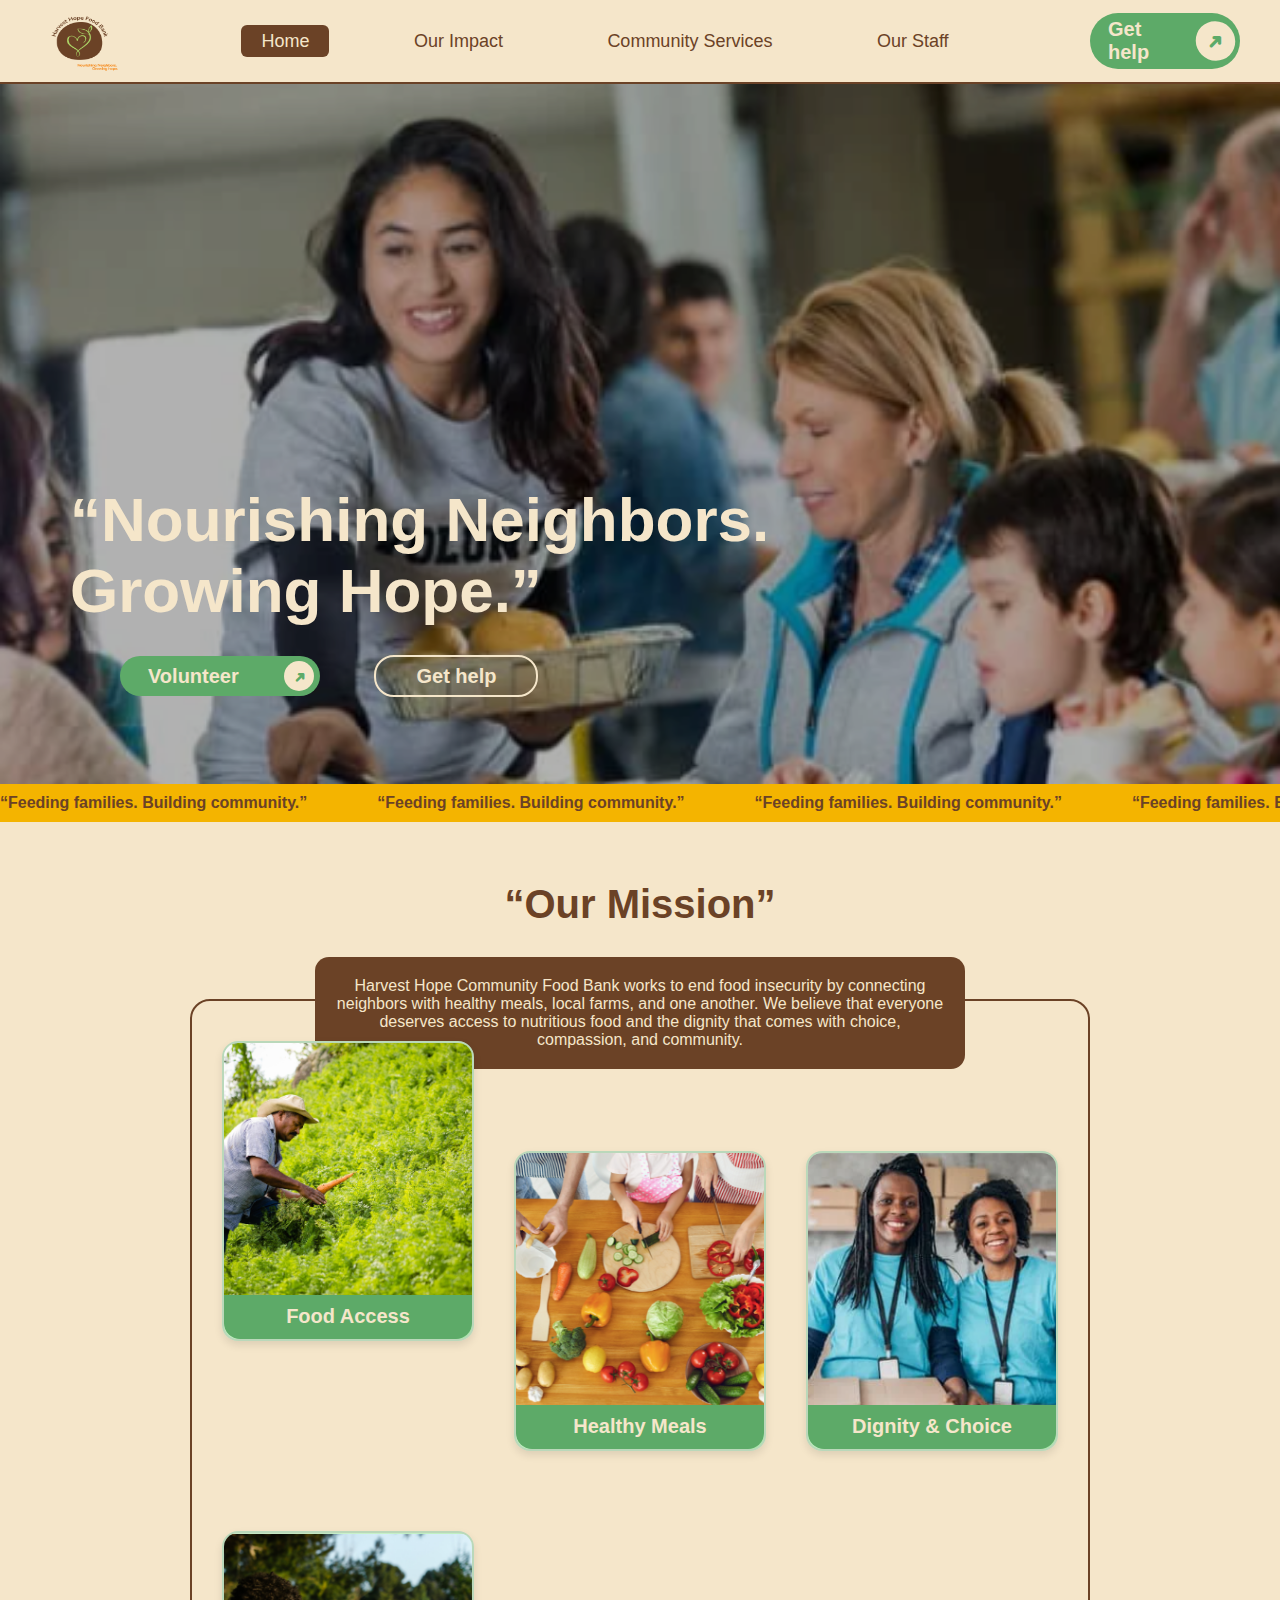
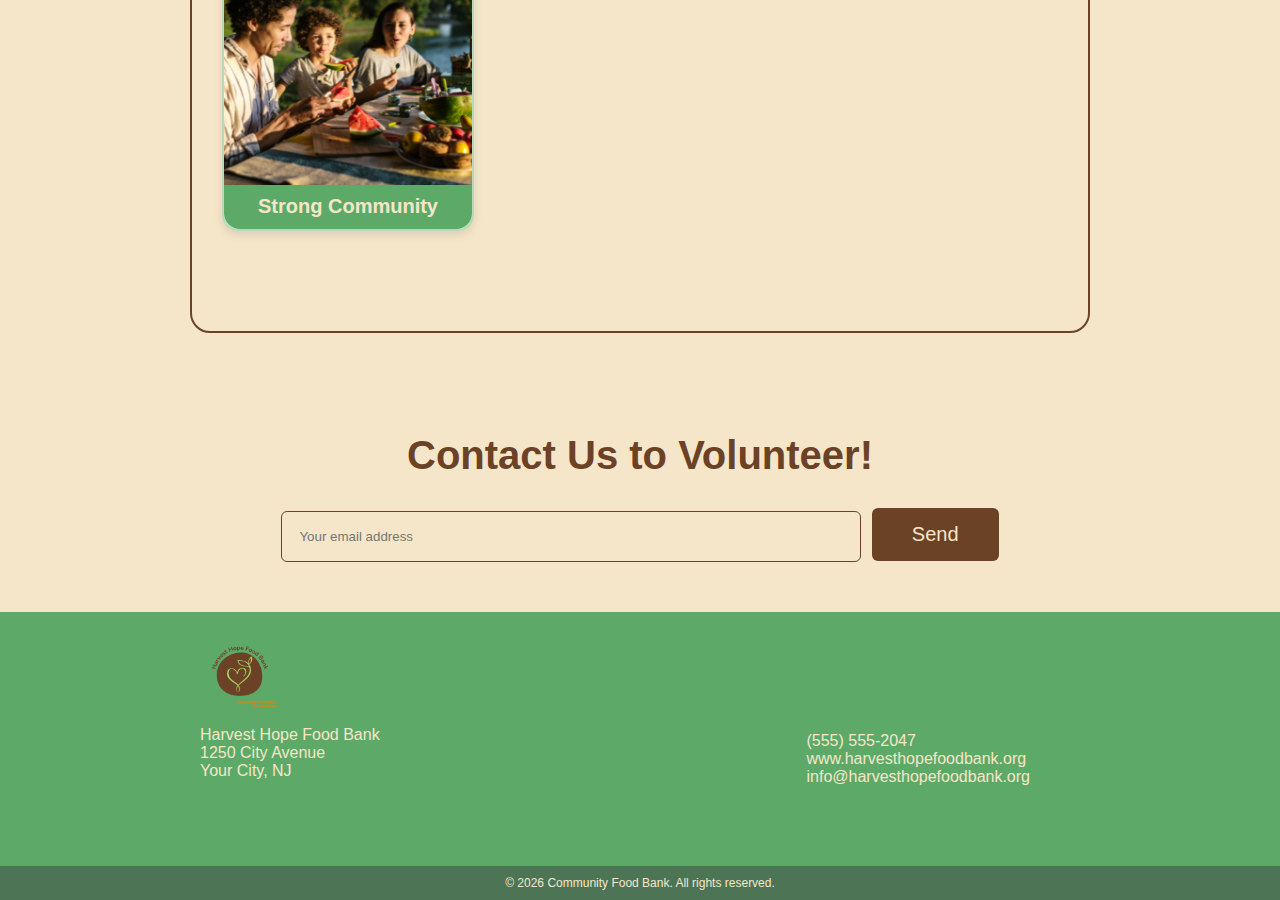
<file: index.html>
<!DOCTYPE html>
<html lang="en">

<head>
    <meta charset="UTF-8" />
    <meta name="viewport" content="width=device-width, initial-scale=1.0" />
    <title>Home-Harvest Hope Food Bank</title>
    <link rel="stylesheet" href="style.css" />
</head>

<body>

    <!-- NAVBAR -->
   <header class="navbar">
    <div class="logo">
        <img src="./Assets/HarvestHopeLogo.png" alt="Harvest Hope" width="80" height="70">
    </div>
    <nav>
        <a href="index.html" class="nav-link">Home</a>
        <a href="impact.html" class="nav-link">Our Impact</a>
        <a href="services.html" class="nav-link">Community Services</a>
        <a href="staff.html" class="nav-link">Our Staff</a>
    </nav>
    <a class="btn-primary btn-arrow" href="staff.html">
        Get help
        <span class="arrow-circle">➜</span>
    </a>
</header>


    <!-- HERO -->
    <section class="hero">
        <div class="hero-overlay"></div>
        <div class="hero-content">
            <h1>“Nourishing Neighbors.<br> Growing Hope.”</h1>
            <div class="hero-buttons">
                <a class="btn-primary btn-arrow-hero" href="staff.html">
                    Volunteer
                    <span class="arrow-circle-hero">➜</span>

                </a> <a class="btn-outline" href="staff.html">Get help</a>
            </div>
        </div>

    </section>
    <div class="hero-strip">
        <div class="scrolling-text">
            <p>“Feeding families. Building community.”</p>
            <p>“Feeding families. Building community.”</p>
            <p>“Feeding families. Building community.”</p>
            <p>“Feeding families. Building community.”</p>
            <p>“Feeding families. Building community.”</p>

            <!-- Duplicate content for seamless loop -->
            <p>“Feeding families. Building community.”</p>
            <p>“Feeding families. Building community.”</p>
            <p>“Feeding families. Building community.”</p>
            <p>“Feeding families. Building community.”</p>
            <p>“Feeding families. Building community.”</p>
        </div>
    </div>

    <!-- MISSION -->
    <section class="mission">
        <h2>“Our Mission”</h2>
        <!-- <div class="mission-container"> -->
        <p class="mission-text">
            Harvest Hope Community Food Bank works to end food insecurity by
            connecting neighbors with healthy meals, local farms, and one another.
            We believe that everyone deserves access to nutritious food and the
            dignity that comes with choice, compassion, and community.
        </p>

        <div class="mission-box">
            <div class="mission-cards">
                <div class="card card-a">
                    <img src="./Assets/gardenpic.png" alt="">
                    <span>Food Access</span>
                </div>
                <div class="card card-b">
                    <img src="./Assets/NutritionClass.png" alt="">
                    <span>Healthy Meals</span>
                </div>
                <div class="card card-b">
                    <img src="./Assets/volunteer2.png" alt="">
                    <span>Dignity & Choice</span>
                </div>
                <div class="card card-a">
                    <img src="./Assets/LopezFamily.png" alt="">
                    <span>Strong Community</span>
                </div>
            </div>


        </div>
        <!-- </div> -->

    </section>

    <!-- VOLUNTEER -->
    <section class="volunteer">
        <h2>Contact Us to Volunteer!</h2>
        <form>
            <input type="text" placeholder="Your email address">
            <button type="submit">Send</button>
        </form>
    </section>

    <!-- FOOTER -->
    <footer class="footer">
        <div class="footer-left">
            <img src="./Assets/HarvestHopeLogo.png" alt="">
            <p>
                Harvest Hope Food Bank<br>
                1250 City Avenue<br>
                Your City, NJ
            </p>
        </div>

        <div class="footer-right">
            <p>(555) 555-2047</p>
            <p>www.harvesthopefoodbank.org</p>
            <p>info@harvesthopefoodbank.org</p>
        </div>
    </footer>

    <div class="copyright">
        © 2026 Community Food Bank. All rights reserved.
    </div>

<!-- ✅ JAVASCRIPT INSIDE HTML -->
<script>
  const links = document.querySelectorAll(".nav-link");
  const currentPage =
    location.pathname.split("/").pop() || "index.html";

  links.forEach(link => {
    if (link.getAttribute("href") === currentPage) {
      link.classList.add("active");
    }

    link.addEventListener("click", () => {
      links.forEach(l => l.classList.remove("active"));
      link.classList.add("active");
    });
  });
</script>


</body>
</html>
</file>
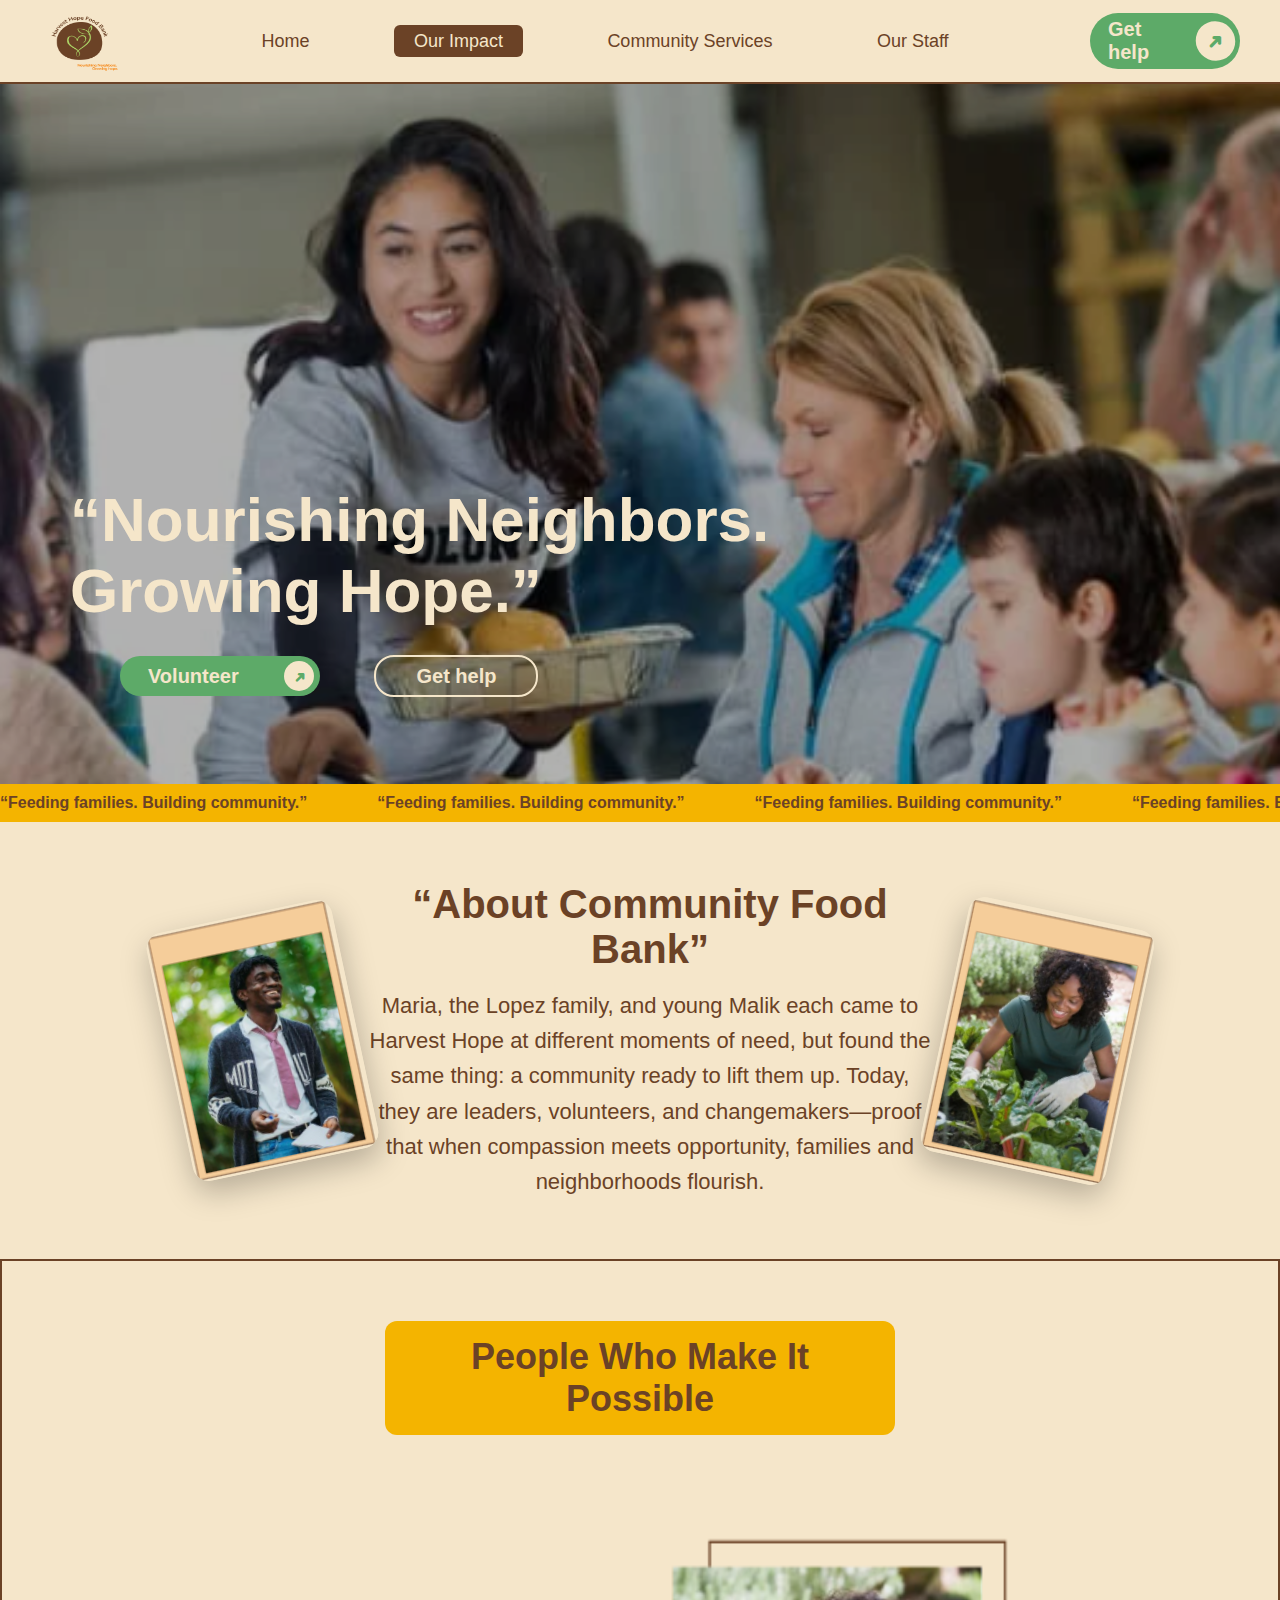
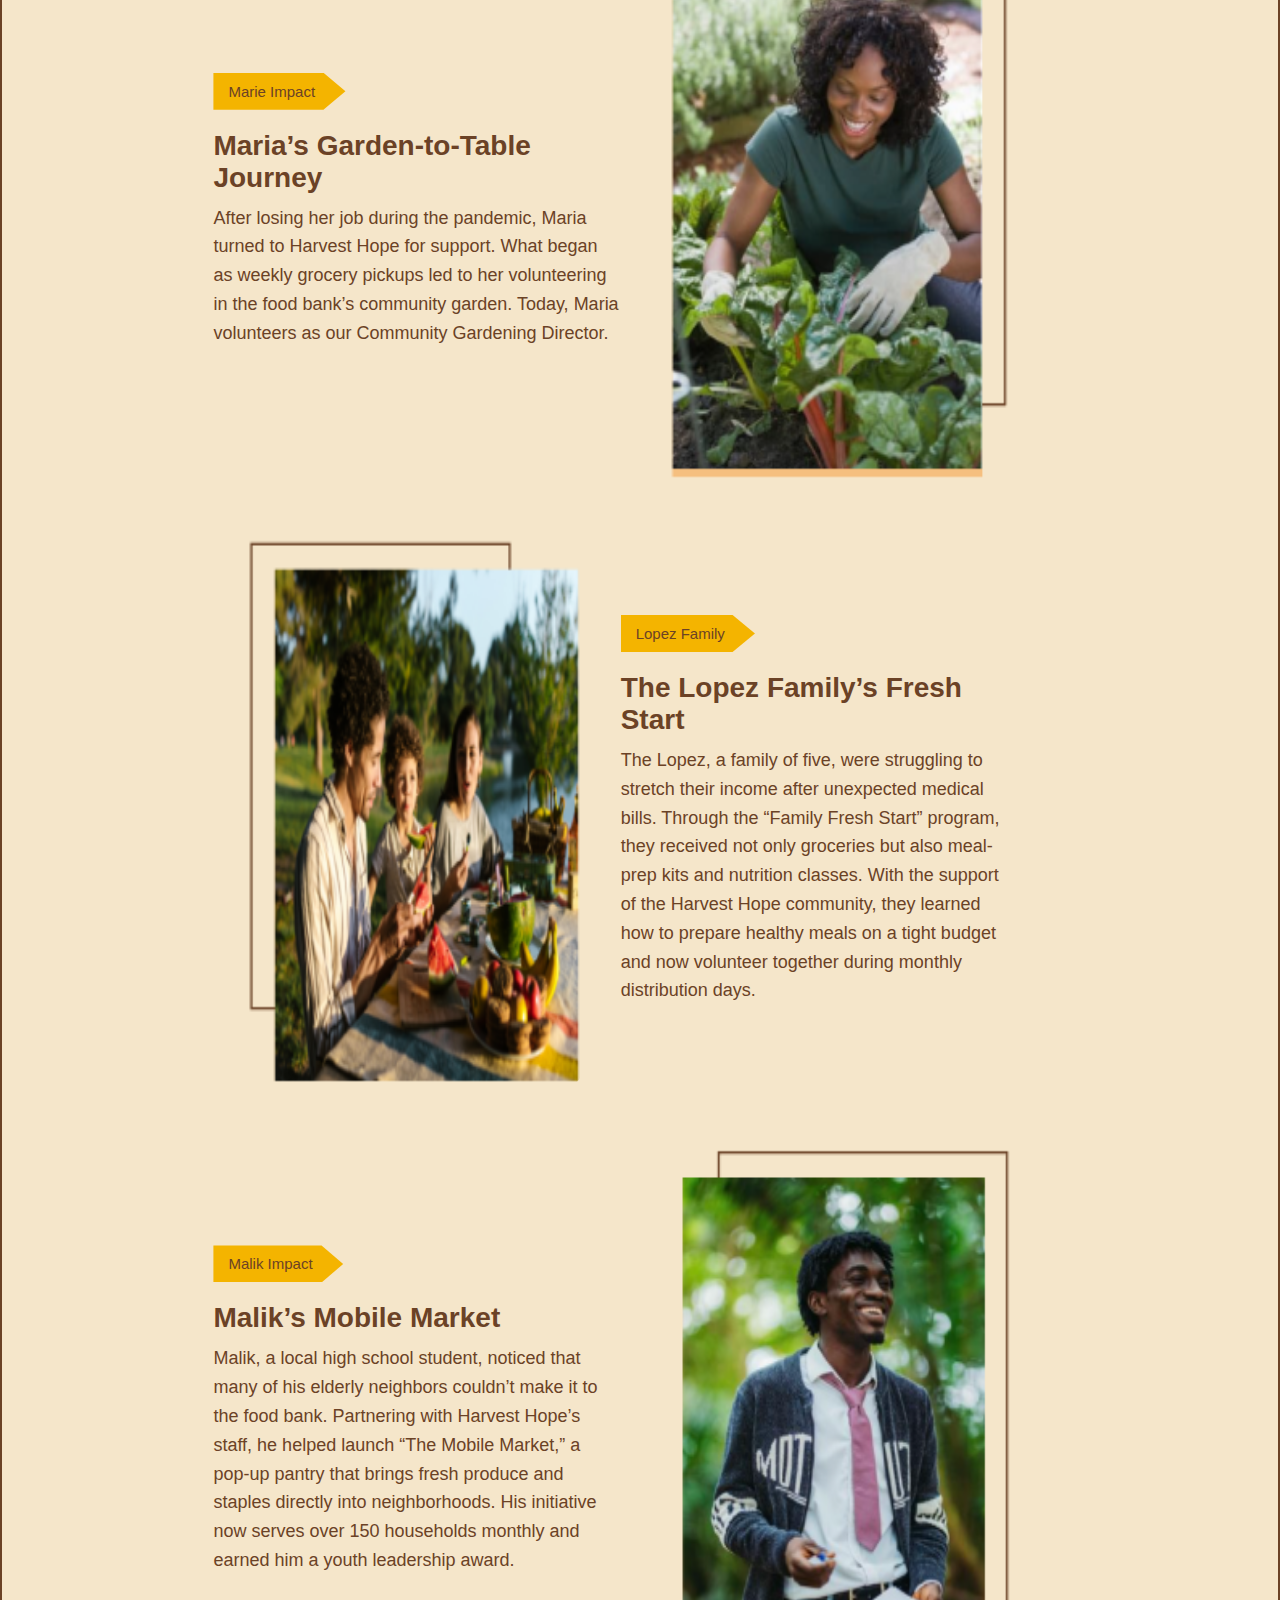
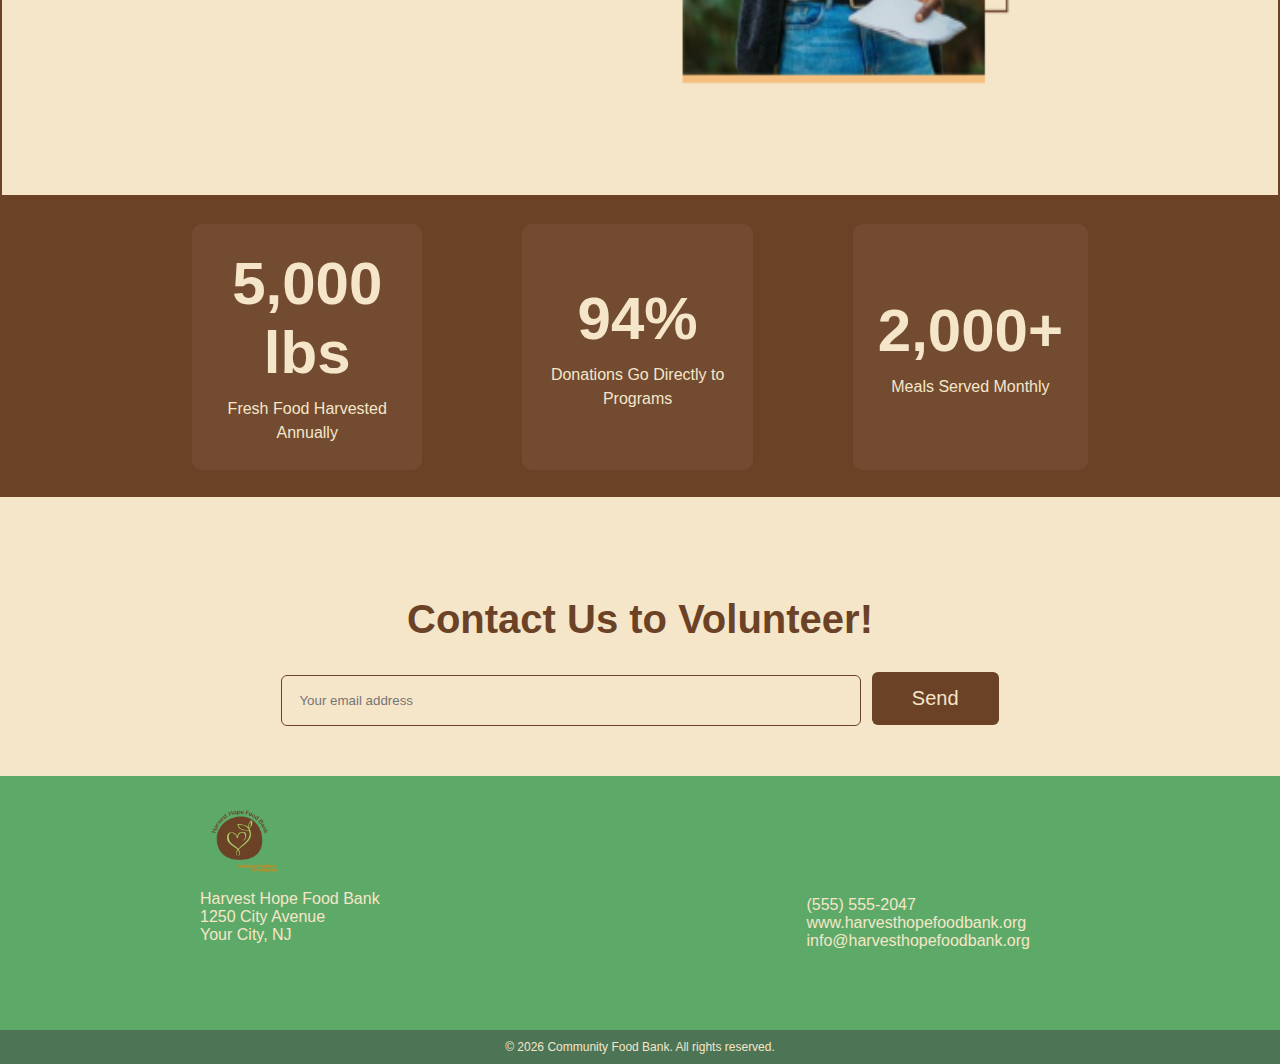
<file: impact.html>
<!DOCTYPE html>
<html lang="en">

<head>
    <meta charset="UTF-8" />
    <meta name="viewport" content="width=device-width, initial-scale=1.0" />
    <title>Impact-Harvest Hope Food Bank</title>
    <link rel="stylesheet" href="impact.css" />
</head>

<body>

    <!-- NAVBAR -->
    <header class="navbar">
        <div class="logo">
            <img src="./Assets/HarvestHopeLogo.png" alt="Harvest Hope" width="80px" height="70px">
        </div>
        <nav>
           <a href="index.html" class="nav-link">Home</a>
        <a href="impact.html" class="nav-link">Our Impact</a>
        <a href="services.html" class="nav-link">Community Services</a>
        <a href="staff.html" class="nav-link">Our Staff</a>
        </nav>
        <a class="btn-primary btn-arrow" href="staff.html">
            Get help
            <span class="arrow-circle">➜</span>

        </a>

    </header>

    <!-- HERO -->
    <section class="hero">
        <div class="hero-overlay"></div>
        <div class="hero-content">
            <h1>“Nourishing Neighbors.<br> Growing Hope.”</h1>
            <div class="hero-buttons">
                <a class="btn-primary btn-arrow-hero" href="staff.html">
                    Volunteer
                    <span class="arrow-circle-hero">➜</span>

                </a> <a class="btn-outline" href="staff.html">Get help</a>
            </div>
        </div>

    </section>
    <div class="hero-strip">
        <div class="scrolling-text">
            <p>“Feeding families. Building community.”</p>
            <p>“Feeding families. Building community.”</p>
            <p>“Feeding families. Building community.”</p>
            <p>“Feeding families. Building community.”</p>
            <p>“Feeding families. Building community.”</p>

            <!-- Duplicate content for seamless loop -->
            <p>“Feeding families. Building community.”</p>
            <p>“Feeding families. Building community.”</p>
            <p>“Feeding families. Building community.”</p>
            <p>“Feeding families. Building community.”</p>
            <p>“Feeding families. Building community.”</p>
        </div>
    </div>
   <section class="angled-container">
  <!-- Left Image -->
  <div class="side-image left">
    <img src="./Assets/impact intro 1.png" alt="Left Image">
  </div>

  <!-- Center Content -->
  <div class="center-content">
    <h2>“About Community Food Bank”</h2>
    <p>
      Maria, the Lopez family, and young Malik each came to Harvest Hope at different moments of need,
      but found the same thing: a community ready to lift them up. Today, they are leaders,
      volunteers, and changemakers—proof that when compassion meets opportunity,
      families and neighborhoods flourish.
    </p>
  </div>

  <!-- Right Image -->
  <div class="side-image right">
    <img src="./Assets/impact intro 2.png" alt="Right Image">
  </div>
</section>
<section class="main-section">

  <h1 class="main-heading">People Who Make It Possible</h1>

  <!-- Container 1 -->
  <div class="content-row">
    <div class="text-box">
      <button class="custom-btn">Marie Impact</button>
      <h3>Maria’s Garden-to-Table Journey</h3>
      <p>
        After losing her job during the pandemic, Maria turned to Harvest Hope for support. What began as weekly grocery pickups led to her volunteering in the food bank’s community garden. Today, Maria volunteers as our Community Gardening Director.
      </p>
    </div>

    <div class="image-box">
      <img src="./Assets/impact1.png" alt="Maria Impact">
    </div>
  </div>

  <!-- Container 2 -->
  <div class="content-row reverse">
     <div class="image-box " class="img2">
      <img src="./Assets/impact2.png" alt="Lopez Family">
    </div>
    <div class="text-box" class="img2">
      <button class="custom-btn">Lopez Family</button>
      <h3>The Lopez Family’s Fresh Start</h3>
      <p>
        The Lopez, a family of five, were struggling to stretch their income after unexpected medical bills. Through the “Family Fresh Start” program, they received not only groceries but also meal-prep kits and nutrition classes. With the support of the Harvest Hope community, they learned how to prepare healthy meals on a tight budget and now volunteer together during monthly distribution days.
      </p>
    </div>
  </div>

  <!-- Container 3 -->
  <div class="content-row">
    <div class="text-box">
      <button class="custom-btn">Malik Impact</button>
      <h3>Malik’s Mobile Market</h3>
      <p>
        Malik, a local high school student, noticed that many of his elderly neighbors couldn’t make it to the food bank. Partnering with Harvest Hope’s staff, he helped launch “The Mobile Market,” a pop-up pantry that brings fresh produce and staples directly into neighborhoods. His initiative now serves over 150 households monthly and earned him a youth leadership award.
      </p>
    </div>

    <div class="image-box">
      <img src="./Assets/impact3.png" alt="Malik Impact">
    </div>
  </div>

</section>

<section class="brown-section">
  <div class="grid-container">
    <div class="grid-item">
      <h3>5,000 lbs</h3>
      <p>Fresh Food Harvested Annually</p>
    </div>
    <div class="grid-item">
      <h3>94%</h3>
      <p>Donations Go Directly to Programs</p>
    </div>
    <div class="grid-item">
      <h3>2,000+</h3>
      <p>Meals Served Monthly</p>
    </div>
  </div>
</section>


    <!-- VOLUNTEER -->
    <section class="volunteer">
        <h2>Contact Us to Volunteer!</h2>
        <form>
            <input type="text" placeholder="Your email address">
            <button type="submit">Send</button>
        </form>
    </section>

    <!-- FOOTER -->
    <footer class="footer">
        <div class="footer-left">
            <img src="./Assets/HarvestHopeLogo.png" alt="">
            <p>
                Harvest Hope Food Bank<br>
                1250 City Avenue<br>
                Your City, NJ
            </p>
        </div>

        <div class="footer-right">
            <p>(555) 555-2047</p>
            <p>www.harvesthopefoodbank.org</p>
            <p>info@harvesthopefoodbank.org</p>
        </div>
    </footer>

    <div class="copyright">
        © 2026 Community Food Bank. All rights reserved.
    </div>

<!-- ✅ JAVASCRIPT INSIDE HTML -->
<script>
  const links = document.querySelectorAll(".nav-link");
  const currentPage =
    location.pathname.split("/").pop() || "index.html";

  links.forEach(link => {
    if (link.getAttribute("href") === currentPage) {
      link.classList.add("active");
    }

    link.addEventListener("click", () => {
      links.forEach(l => l.classList.remove("active"));
      link.classList.add("active");
    });
  });
</script>

</body>

</html>
</file>
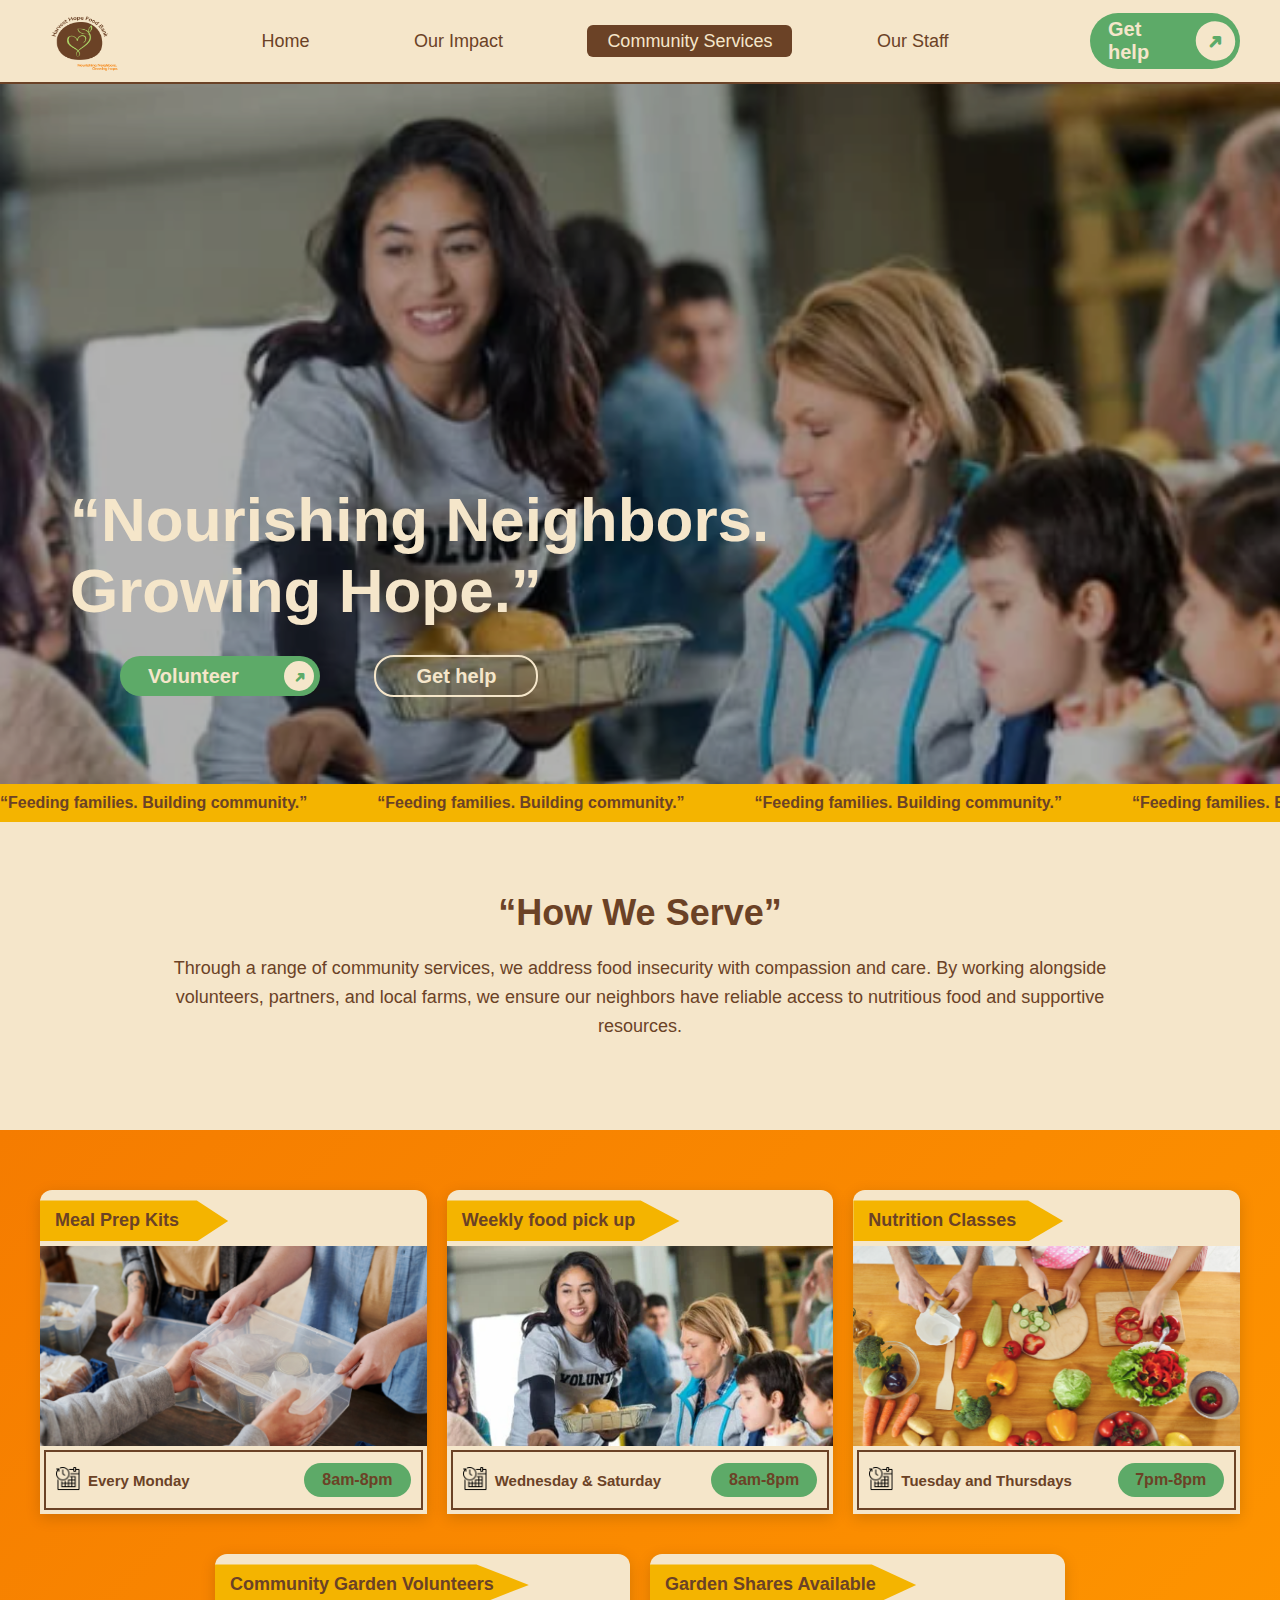
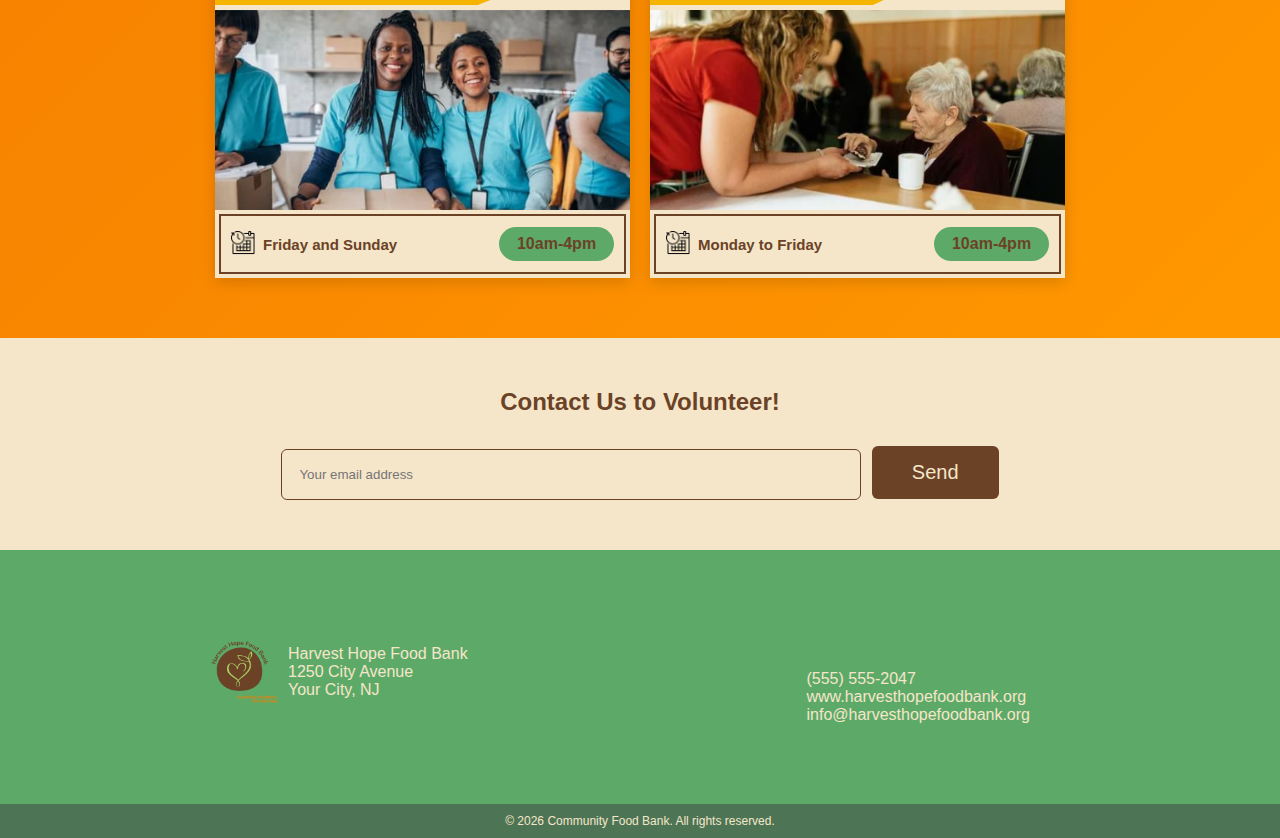
<file: services.html>
<!DOCTYPE html>
<html lang="en">

<head>
    <meta charset="UTF-8" />
    <meta name="viewport" content="width=device-width, initial-scale=1.0" />
    <title>Services-Harvest Hope Food Bank</title>
    <link rel="stylesheet" href="services.css" />
</head>

<body>

    <!-- NAVBAR -->
    <header class="navbar">
        <div class="logo">
            <img src="./Assets/HarvestHopeLogo.png" alt="Harvest Hope" width="80px" height="70px">
        </div>
        <nav>
           <a href="index.html" class="nav-link">Home</a>
        <a href="impact.html" class="nav-link">Our Impact</a>
        <a href="services.html" class="nav-link">Community Services</a>
        <a href="staff.html" class="nav-link">Our Staff</a>
        </nav>
        <a class="btn-primary btn-arrow" href="staff.html">
            Get help
            <span class="arrow-circle">➜</span>
        </a>

    </header>

    <!-- HERO -->
    <section class="hero">
        <div class="hero-overlay"></div>
        <div class="hero-content">
            <h1>“Nourishing Neighbors.<br> Growing Hope.”</h1>
            <div class="hero-buttons">
                <a class="btn-primary btn-arrow-hero" href="staff.html">
                    Volunteer
                    <span class="arrow-circle-hero">➜</span>
                </a> <a class="btn-outline" href="staff.html">Get help</a>
            </div>
        </div>
    </section>
    <div class="hero-strip">
        <div class="scrolling-text">
            <p>“Feeding families. Building community.”</p>
            <p>“Feeding families. Building community.”</p>
            <p>“Feeding families. Building community.”</p>
            <p>“Feeding families. Building community.”</p>
            <p>“Feeding families. Building community.”</p>

            <!-- Duplicate content for seamless loop -->
            <p>“Feeding families. Building community.”</p>
            <p>“Feeding families. Building community.”</p>
            <p>“Feeding families. Building community.”</p>
            <p>“Feeding families. Building community.”</p>
            <p>“Feeding families. Building community.”</p>
        </div>
    </div>
    <div class="text-box">
        <h2>“How We Serve”</h2>
        <p>
            Through a range of community services, we address food insecurity with compassion and care. By working
            alongside volunteers, partners, and local farms, we ensure our neighbors have reliable access to nutritious
            food and supportive resources.
        </p>
    </div>

 <!-- Services Section -->
    <section class="services-grid">

        <!-- First Grid: Cards 1-3 -->
        <div class="grid-1">
            <article class="card">
                                <button class="custom-btn">Meal Prep Kits</button>

                <img src="./Assets/MealPrepKit.png" alt="People preparing meal kits">
                <div class="card-footer">
                    <div class="footer-left">
                        <div class="icon">
                            <img src="./Assets/icons8-schedule-50.png" alt="Schedule Icon">
                        </div>
                        <div class="days">Every Monday</div>
                    </div>
                    <div class="time-right">8am-8pm</div>
                </div>
            </article>

            <article class="card">
                <button class="custom-btn">Weekly food pick up</button>
                <img src="./Assets/foodbank.png" alt="Volunteers handing out food">
                <div class="card-footer">
                    <div class="footer-left">
                        <div class="icon">
                            <img src="./Assets/icons8-schedule-50.png" alt="Schedule Icon">
                        </div>
                        <div class="days">Wednesday & Saturday</div>
                    </div>
                    <div class="time-right">8am-8pm</div>
                </div>
            </article>

            <article class="card">
                <button class="custom-btn">Nutrition Classes</button>
                <img src="./Assets/NutritionClass.png" alt="People in a cooking class">
                <div class="card-footer">
                    <div class="footer-left">
                        <div class="icon">
                            <img src="./Assets/icons8-schedule-50.png" alt="Schedule Icon">
                        </div>
                        <div class="days">Tuesday and Thursdays</div>
                    </div>
                    <div class="time-right">7pm-8pm</div>
                </div>
            </article>
        </div>

        <!-- Second Grid: Cards 4-5 -->
        <div class="grid-2">
            <article class="card">
                <button class="custom-btn">Community Garden Volunteers</button>
                <img src="./Assets/volunteer2.png" alt="People gardening">
                <div class="card-footer">
                    <div class="footer-left">
                        <div class="icon">
                            <img src="./Assets/icons8-schedule-50.png" alt="Schedule Icon">
                        </div>
                        <div class="days">Friday and Sunday</div>
                    </div>
                    <div class="time-right">10am-4pm</div>
                </div>
            </article>

            <article class="card">
                <button class="custom-btn">Garden Shares Available</button>
                <img src="./Assets/volunteer.png" alt="Woman and elderly person at table">
                <div class="card-footer">
                    <div class="footer-left">
                        <div class="icon">
                            <img src="./Assets/icons8-schedule-50.png" alt="Schedule Icon">
                        </div>
                        <div class="days">Monday to Friday</div>
                    </div>
                    <div class="time-right">10am-4pm</div>
                </div>
            </article>
        </div>

    </section>
    <!-- VOLUNTEER -->
    <section class="volunteer">
        <h2>Contact Us to Volunteer!</h2>
        <form>
            <input type="text" placeholder="Your email address">
            <button type="submit">Send</button>
        </form>
    </section>

    <!-- FOOTER -->
    <footer class="footer">
        <div class="footer-left">
            <img src="./Assets/HarvestHopeLogo.png" alt="">
            <p>
                Harvest Hope Food Bank<br>
                1250 City Avenue<br>
                Your City, NJ
            </p>
        </div>

        <div class="footer-right">
            <p>(555) 555-2047</p>
            <p>www.harvesthopefoodbank.org</p>
            <p>info@harvesthopefoodbank.org</p>
        </div>
    </footer>

    <div class="copyright">
        © 2026 Community Food Bank. All rights reserved.
    </div>

<!-- ✅ JAVASCRIPT INSIDE HTML -->
<script>
  const links = document.querySelectorAll(".nav-link");
  const currentPage =
    location.pathname.split("/").pop() || "index.html";

  links.forEach(link => {
    if (link.getAttribute("href") === currentPage) {
      link.classList.add("active");
    }

    link.addEventListener("click", () => {
      links.forEach(l => l.classList.remove("active"));
      link.classList.add("active");
    });
  });
</script>

</body>

</html>
</file>
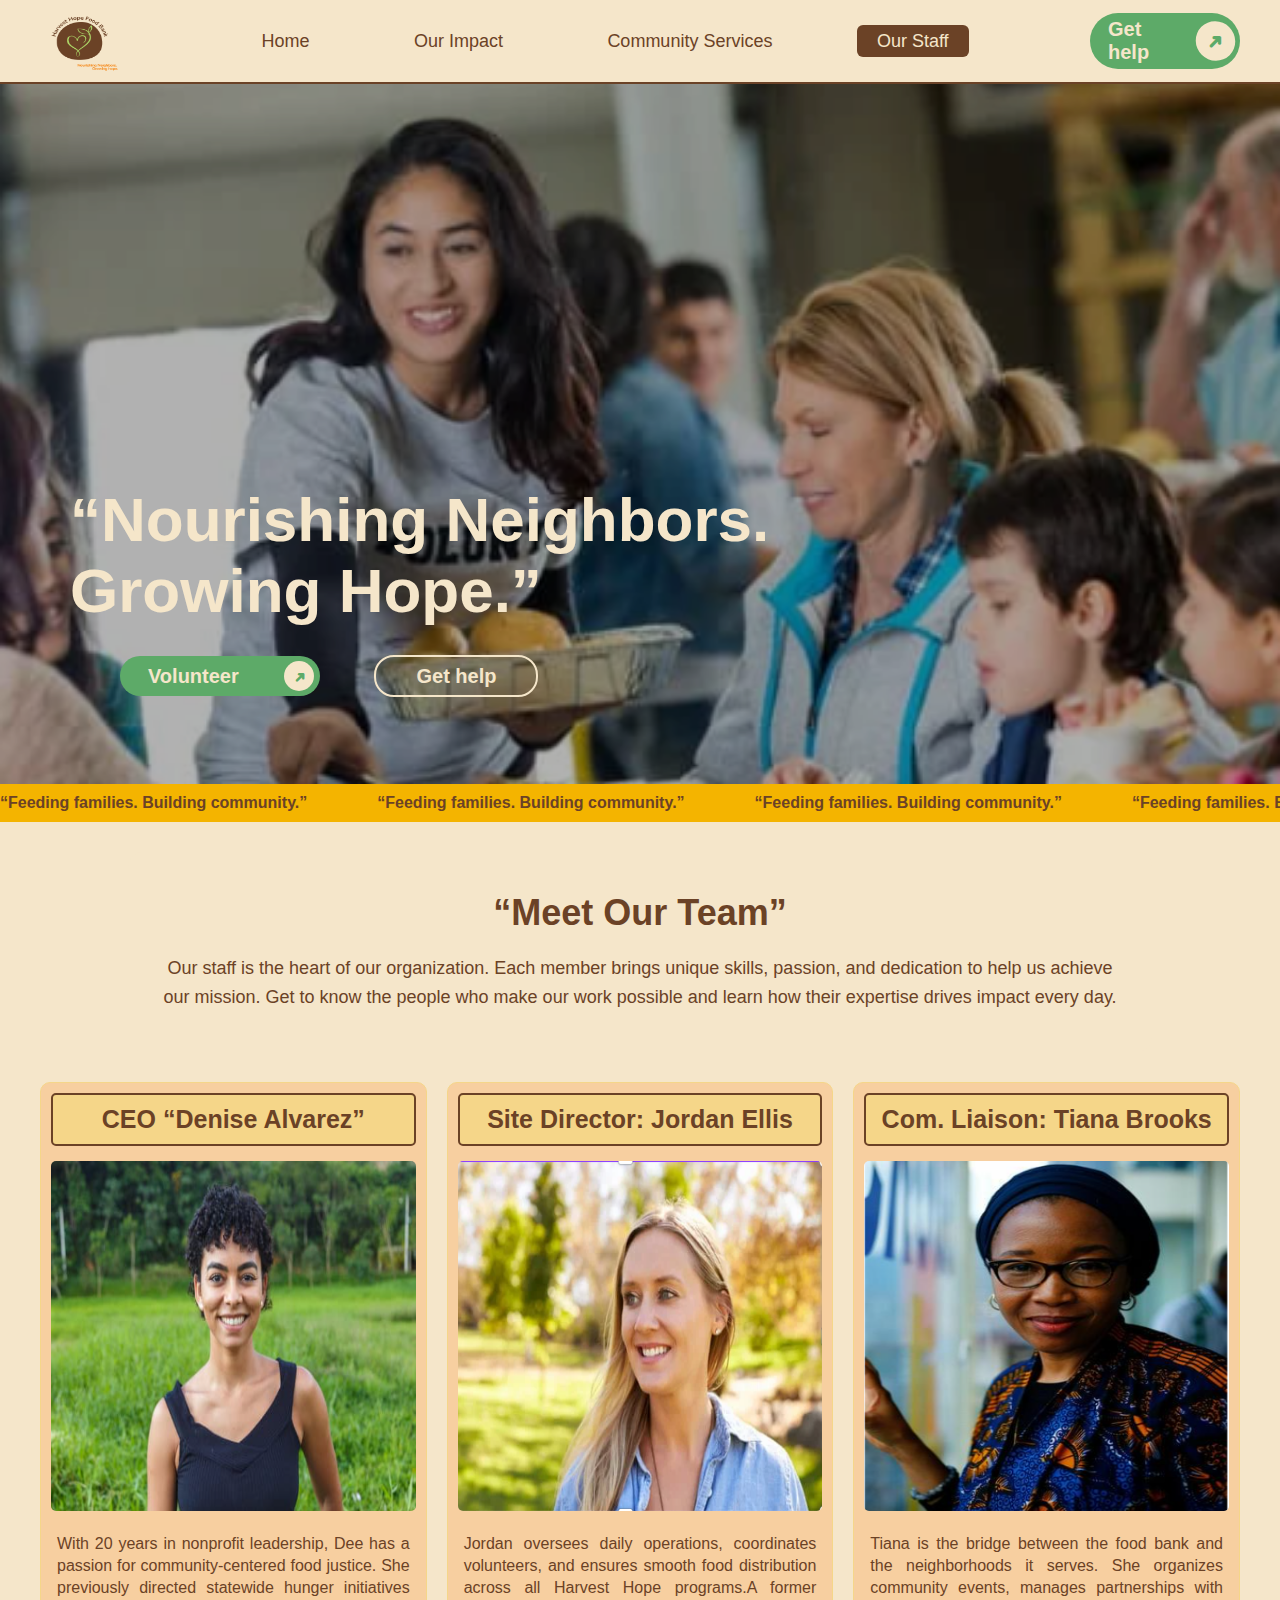
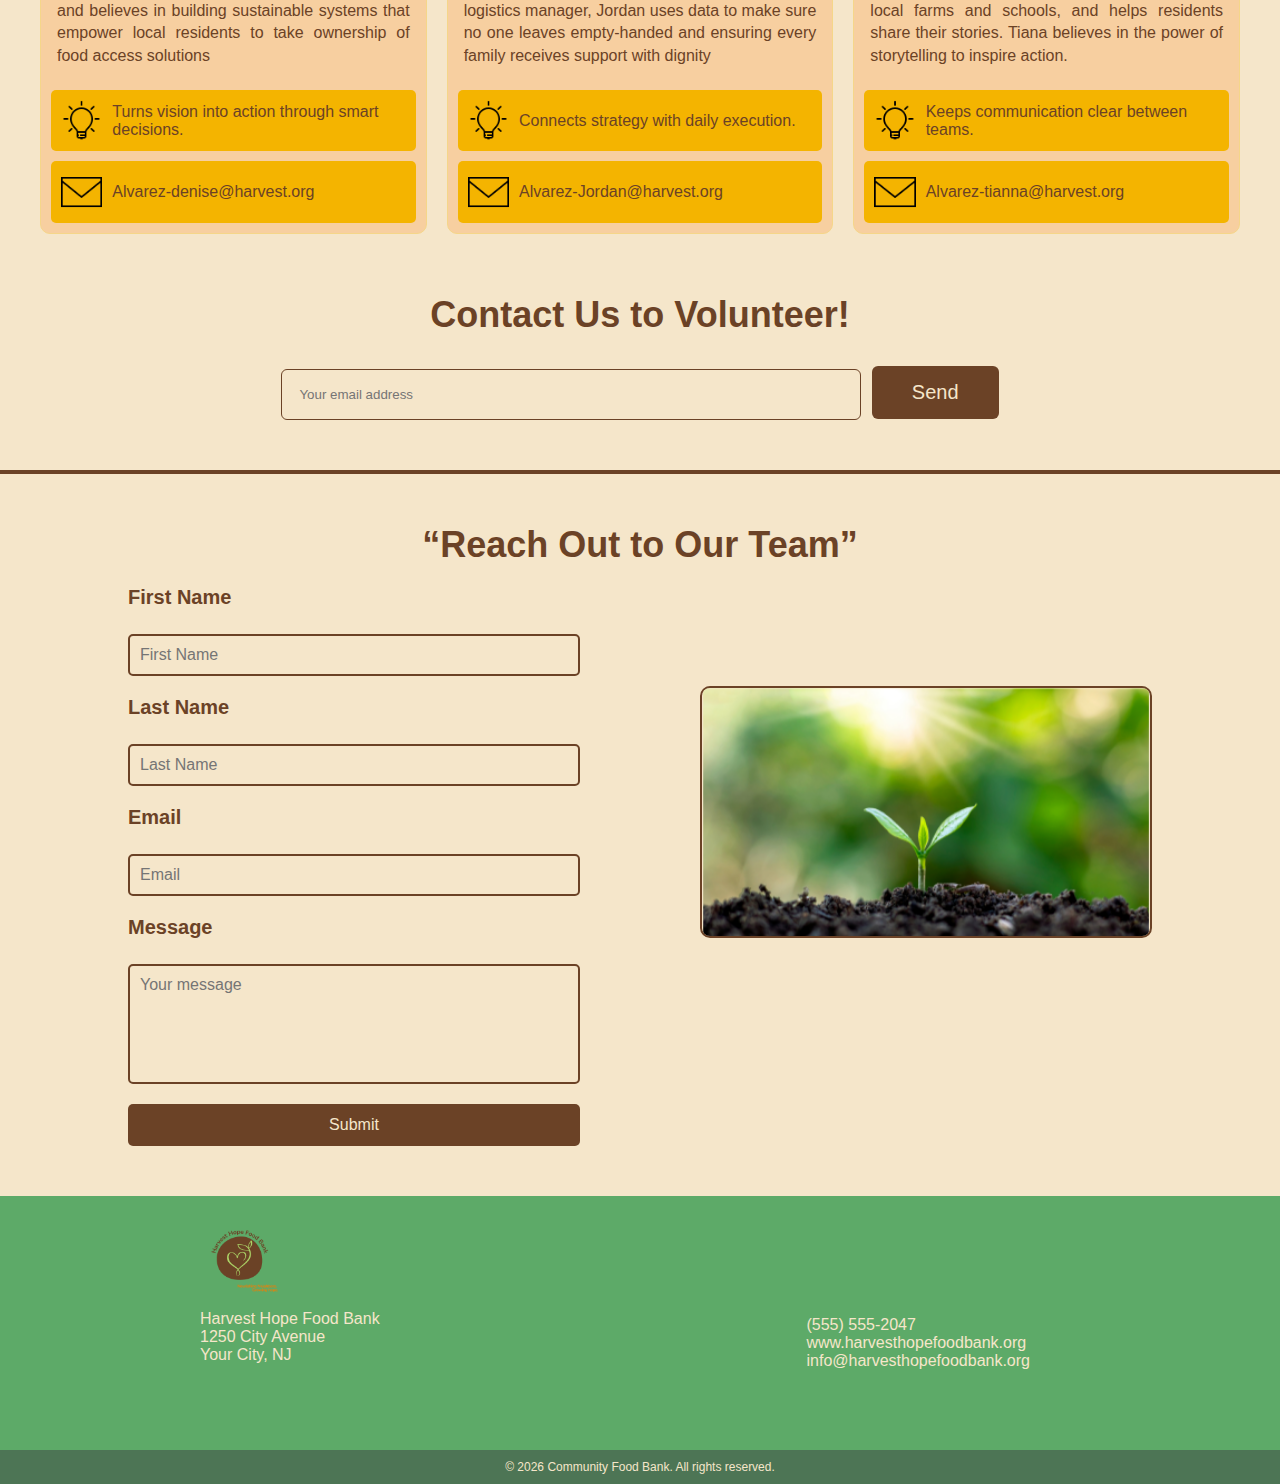
<file: staff.html>
<!DOCTYPE html>
<html lang="en">

<head>
    <meta charset="UTF-8" />
    <meta name="viewport" content="width=device-width, initial-scale=1.0" />
    <title>Contact-Harvest Hope Food Bank</title>
    <link rel="stylesheet" href="staff.css" />
</head>

<body>

    <!-- NAVBAR -->
    <header class="navbar">
        <div class="logo">
            <img src="./Assets/HarvestHopeLogo.png" alt="Harvest Hope" width="80px" height="70px">
        </div>
        <nav>
          <a href="index.html" class="nav-link">Home</a>
        <a href="impact.html" class="nav-link">Our Impact</a>
        <a href="services.html" class="nav-link">Community Services</a>
        <a href="staff.html" class="nav-link">Our Staff</a>
        </nav>
        <a class="btn-primary btn-arrow" href="staff.html">
            Get help
            <span class="arrow-circle">➜</span>

        </a>

    </header>

    <!-- HERO -->
    <section class="hero">
        <div class="hero-overlay"></div>
        <div class="hero-content">
            <h1>“Nourishing Neighbors.<br> Growing Hope.”</h1>
            <div class="hero-buttons">
                <a class="btn-primary btn-arrow-hero" href="staff.html">
                    Volunteer
                    <span class="arrow-circle-hero">➜</span>

                </a> <a class="btn-outline" href="staff.html">Get help</a>
            </div>
        </div>

    </section>
    <div class="hero-strip">
        <div class="scrolling-text">
            <p>“Feeding families. Building community.”</p>
            <p>“Feeding families. Building community.”</p>
            <p>“Feeding families. Building community.”</p>
            <p>“Feeding families. Building community.”</p>
            <p>“Feeding families. Building community.”</p>

            <!-- Duplicate content for seamless loop -->
            <p>“Feeding families. Building community.”</p>
            <p>“Feeding families. Building community.”</p>
            <p>“Feeding families. Building community.”</p>
            <p>“Feeding families. Building community.”</p>
            <p>“Feeding families. Building community.”</p>
        </div>
    </div>

     <div class="text-box">
        <h2>“Meet Our Team”</h2>
        <p>
           Our staff is the heart of our organization. Each member brings unique skills, passion, and dedication to help us achieve our mission. Get to know the people who make our work possible and learn how their expertise drives impact every day.
        </p>
    </div>

     <!-- Main Heading -->
    <!-- <h1 class="main-heading">Our Services</h1> -->

    <!-- Grid Container -->
    <div class="card-grid">
        <!-- Card 1 -->
        <div class="card">
            <h2 class="card-heading">CEO “Denise Alvarez”</h2>
            <img src="./Assets/DeniseAlvarezCEO.png" alt="Service One Image" class="card-image">
            <p class="card-text">With 20 years in nonprofit leadership, Dee has a passion for community-centered food justice. She previously directed statewide hunger initiatives and believes in building sustainable systems that empower local residents to take ownership of food access solutions</p>
            
            <div class="card-subgrid">
                <div class="subcard">
                    <img src="./Assets/icons8-lightbulb-50.png" alt="Icon 1" class="subcard-icon">
                    <p class="subcard-text">Turns vision into action through smart decisions.</p>
                </div>
                <div class="subcard">
                    <img src="./Assets/icons8-email-50.png" alt="Icon 2" class="subcard-icon">
                    <p class="subcard-text">Alvarez-denise@harvest.org</p>
                </div>
            </div>
        </div>

        <!-- Card 2 -->
        <div class="card">
            <h2 class="card-heading">Site Director: Jordan Ellis</h2>
            <img src="./Assets/JordanEllisSiteDirector.png" alt="Service Two Image" class="card-image">
            <p class="card-text">Jordan oversees daily operations, coordinates volunteers, and ensures smooth food distribution across all Harvest Hope programs.A former logistics manager, Jordan uses data to make sure no one leaves empty-handed and ensuring every family receives support with dignity </p>
            
            <div class="card-subgrid">
                <div class="subcard">
                    <img src="./Assets/icons8-lightbulb-50.png" alt="Icon 1" class="subcard-icon">
                    <p class="subcard-text">Connects strategy with daily execution.</p>
                </div>
                <div class="subcard">
                    <img src="./Assets/icons8-email-50.png" alt="Icon 2" class="subcard-icon">
                    <p class="subcard-text">Alvarez-Jordan@harvest.org</p>
                </div>
            </div>
        </div>

        <!-- Card 3 -->
        <div class="card">
            <h2 class="card-heading">Com. Liaison: Tiana Brooks</h2>
            <img src="./Assets/TianaBrooksCommunityLiason.png" alt="Service Three Image" class="card-image">
            <p class="card-text">Tiana is the bridge between the food bank and the neighborhoods it serves. She organizes community events, manages partnerships with local farms and schools, and helps residents share their stories. Tiana believes in the power of storytelling to inspire action.</p>
            
            <div class="card-subgrid">
                <div class="subcard">
                    <img src="./Assets/icons8-lightbulb-50.png" alt="Icon 1" class="subcard-icon">
                    <p class="subcard-text">Keeps communication clear between teams.</p>
                </div>
                <div class="subcard">
                    <img src="./Assets/icons8-email-50.png" alt="Icon 2" class="subcard-icon">
                    <p class="subcard-text">Alvarez-tianna@harvest.org</p>
                </div>
            </div>
        </div>
    </div>
    <!-- VOLUNTEER -->
    <section class="volunteer">
        <h2>Contact Us to Volunteer!</h2>
        <form>
            <input type="text" placeholder="Your email address">
            <button type="submit">Send</button>
        </form>
    </section>
<div class="contact-form">
    <div class="container">
        <h2>“Reach Out to Our Team”</h2>
        <div class="grid">
            <!-- Left: Contact Form -->
            <div class="contact-form">
                <label for="firstName">First Name</label>
                <input type="text" id="firstName" placeholder="First Name">

                <label for="lastName">Last Name</label>
                <input type="text" id="lastName" placeholder="Last Name">

                <label for="email">Email</label>
                <input type="email" id="email" placeholder="Email">

                <label for="message">Message</label>
                <textarea id="message" placeholder="Your message"></textarea>

                <button type="submit">Submit</button>
            </div>

            <!-- Right: Image -->
            <div class="contact-image">
                <img src="./Assets/pic1.png" alt="Contact Image">
            </div>
        </div>
    </div></div>
    

    <!-- FOOTER -->
    <footer class="footer">
        <div class="footer-left">
            <img src="./Assets/HarvestHopeLogo.png" alt="">
            <p>
                Harvest Hope Food Bank<br>
                1250 City Avenue<br>
                Your City, NJ
            </p>
        </div>

        <div class="footer-right">
            <p>(555) 555-2047</p>
            <p>www.harvesthopefoodbank.org</p>
            <p>info@harvesthopefoodbank.org</p>
        </div>
    </footer>

    <div class="copyright">
        © 2026 Community Food Bank. All rights reserved.
    </div>

<!-- ✅ JAVASCRIPT INSIDE HTML -->
<script>
  const links = document.querySelectorAll(".nav-link");
  const currentPage =
    location.pathname.split("/").pop() || "index.html";

  links.forEach(link => {
    if (link.getAttribute("href") === currentPage) {
      link.classList.add("active");
    }

    link.addEventListener("click", () => {
      links.forEach(l => l.classList.remove("active"));
      link.classList.add("active");
    });
  });
</script>

</body>

</html>
</file>
<file: style.css>
* {
  margin: 0;
  padding: 0;
  box-sizing: border-box;
  font-family: "Segoe UI", sans-serif;
}

:root {
  /* PRIMARY */
  --color-primary-green: #5DAA68;   /* 🌿 Leaf Green – growth, health, sustainability */

  /* ACCENT */
  --color-accent-yellow: #F4B400;   /* 🌞 Golden Harvest – optimism & nourishment */

  /* SECONDARY */
  --color-secondary-orange: #F57C00; /* 🍊 Sweet Carrot – energy & CTA */

  /* NEUTRAL */
  --color-neutral-beige: #F5E6CA;   /* 🌾 Wheat – organic background */

  /* CONTRAST */
  --color-contrast-brown: #6B4226;  /* 🌰 Soil – text & outlines */

  /* TYPOGRAPHY */
  --font-primary: 'Nunito Sans', sans-serif;
  --font-secondary: 'Nunito', sans-serif;
}

body {
  background: var(--color-neutral-beige);
  color: var(--color-contrast-brown);
  font-family: 'Nunito Sans', sans-serif ;
}
/* NAVBAR */
.navbar {
 position: sticky;
  top: 0;
  z-index: 1000;
  background: var(--color-neutral-beige);
  border-bottom: 2px solid var(--color-contrast-brown);
  display: flex;
  align-items: center;
  justify-content: space-between;
  padding: 4px 40px;
}

.navbar nav a {
  margin: 0 30px;
  text-decoration: none;
  color: var(--color-contrast-brown);
  font-weight: 500;
  font-size: 18px;
  padding: 6px 20px;
  border-radius: 6px;

  /* smooth animation */
  transition: background-color 0.3s ease, color 0.3s ease;
}

/* Hover effect */
.navbar nav a:hover {
  background: var(--color-contrast-brown);
  color: var(--color-neutral-beige);
}

/* Active link */
.navbar nav a.active {
  background: var(--color-contrast-brown);
  color: var(--color-neutral-beige);
}


.btn-arrow {
  display: inline-flex;
  align-items: center;
  gap: 10px;
  width: 150px;
  background: var(--color-primary-green);
  color: var(--color-neutral-beige);
  padding: 5px 5px 5px 18px;
  border-radius: 999px;
  font-weight: 600;
  font-size: 20px;
  text-decoration: none;
}

.arrow-circle {
  width: 40px;
  height: 40px;
  background: var(--color-neutral-beige);
  color: var(--color-primary-green);
  border-radius: 50%;
  display: flex;
  align-items: center;
  justify-content: center;

  font-size: 20px;          /* thicker arrow */
  font-weight: 600;        /* bold arrow */
  line-height: 1;

  transform: rotate(-45deg); /* points to top-right */
}



/* HERO */
.hero {
  position: relative;
  height: 700px;
  background: url("./Assets/foodbank.png") center/cover no-repeat;
}

.hero-overlay {
  position: absolute;
  inset: 0;
  background: rgba(0,0,0,0.3);
}

.hero-content {
  position: relative;
  color: var(--color-neutral-beige);
  max-width: 900px;
  padding: 400px 0px 20px 70px ;
}

.hero-content h1 {
  font-size: 62px;

}

.hero-buttons a {
margin: 30px 0px 3px 50px;

}

.btn-arrow-hero {
  display: inline-flex;
  align-items: center;
  gap:45px;
  width: 200px;
  background: var(--color-primary-green);
  color: var(--color-neutral-beige);
  padding: 5px 0px 5px 28px;
  border-radius: 999px;
  font-weight: 600;
  font-size: 20px;
  text-decoration: none;
}

.arrow-circle-hero {
  width: 30px;
  height: 30px;
  background: var(--color-neutral-beige);
  color: var(--color-primary-green);
  border-radius: 50%;
  display: flex;
  align-items: center;
  justify-content: center;
  font-size: 15px;          /* thicker arrow */
  font-weight: 600;        /* bold arrow */
  line-height: 1;

  transform: rotate(-45deg); /* points to top-right */
}

.btn-outline {
  border: 2px solid var(--color-neutral-beige);
  color: var(--color-neutral-beige);
  padding: 8px 40px;
  border-radius: 20px;
  margin-left: 0px;
  text-decoration: none;
    font-weight: 600;
  font-size: 20px;
}

/* STRIP */
.hero-strip {
  background: var(--color-accent-yellow);
  color: var(--color-contrast-brown);
  overflow: hidden;       /* hide overflowing text */
  white-space: nowrap;
  font-size: 16px;
  font-weight: 600;
  padding: 10px 0;
}

.scrolling-text {
  display: inline-flex;
  gap: 70px;               /* space between texts */
  animation: scroll 25s linear infinite;
}

.scrolling-text p {
  margin: 0;
  white-space: nowrap;
}

@keyframes scroll {
  0% {
    transform: translateX(0);
  }
  100% {
    transform: translateX(-50%);
  }
}


/* MISSION */
.mission {
  padding: 60px 40px;
  text-align: center;
}
.mission-container{
    background: var(--color-neutral-beige);
  padding: 20px;
  border-radius: 14px;
  margin: 0 auto ; /* centers horizontally and keeps bottom margin */
  max-width: 1000px;
  width: 700px;
  text-align: center; 
}

.mission h2 {
  font-size: 40px;
  margin-bottom: 30px;
}
.mission-text {
  background: var(--color-contrast-brown);
  color: var(--color-neutral-beige);
  padding: 20px;
  border-radius: 14px;
  margin: 0 auto ; /* centers horizontally and keeps bottom margin */
  max-width: 1000px;
  width: 650px;
  font-size: 16px;
  text-align: center;   /* optional: centers text inside the box */
}

.mission-box {
  border: 2px solid var(--color-contrast-brown);
  border-radius: 20px;
  padding: 0px 30px 100px 30px;
  width: 75%;               /* adjust width as needed */
  margin: -70px auto 40px;  /* horizontally centered, top/bottom spacing */
  box-sizing: border-box;
}

.mission-cards {
  display: grid;
  grid-template-columns: repeat(auto-fit, minmax(200px, 1fr)); /* responsive columns */
  gap: 40px;
}
.card {
  display: flex;
  flex-direction: column;
  align-items: center;
  background: linear-gradient(to bottom right, #d4f7d4, #a8e6a8);
  border-radius: 16px;
  overflow: hidden;
  text-align: center;
  transition: transform 0.3s ease;
  box-shadow: 0 4px 8px rgba(0,0,0,0.1);
  height: 300px; /* fixed height for all cards */
}

.card img {
  width: 100%;
  height: 85%;       /* top 85% of card */
  object-fit: cover; /* ensures image covers container */
}

.card span {
  width: 100%;
  height: 15%;       /* bottom 15% of card */
  display: flex;
  align-items: center;
  justify-content: center;
  
  font-size: 20px;
  font-weight: 600;
  background: var(--color-primary-green);
  color: var(--color-neutral-beige);
  border-radius: 0 0 16px 16px; /* rounded corners only at bottom */
  margin: 0;
}

.card:hover {
  transform: translateY(-5px);
}

/* Extra classes */
.card-a {
    margin-top: 40px;
  border: 2px solid #bad8ba;
}

.card-b {
       margin-top: 150px;
  border: 2px solid #bad8ba;
}

h2{
    font-size: 40px;
}
/* VOLUNTEER */
.volunteer {
  text-align: center;
  padding: 0px 20px 50px 20px;
}

.volunteer form {
  margin-top: 30px;
}

.volunteer input {
  padding: 17px;
  width: 580px;
  border-radius: 6px;
  background-color: var(--color-neutral-beige);
  border: 1px solid var(--color-contrast-brown);
}

.volunteer button {
  padding: 15px 40px;
  background: var(--color-contrast-brown);
  color: var(--color-neutral-beige);
  border: none;
  font-size: 20px;
  border-radius: 6px;
  margin-left: 6px;
}

/* FOOTER */
.footer {
  background: var(--color-primary-green);
  color: var(--color-neutral-beige);
  display: flex;
  justify-content: space-between;
  padding: 20px 200px 30px 200px;
}

.footer-right {
  padding: 100px 50px 50px 50px;
}
.footer img {
  width: 80px;
  margin-bottom: 10px;
}

.copyright {
  background: #4d7555;
  color: var(--color-neutral-beige);
  text-align: center;
  padding: 10px;
  font-size: 12px;
}
</file>
<file: impact.css>
* {
  margin: 0;
  padding: 0;
  box-sizing: border-box;
  font-family: "Segoe UI", sans-serif;
}

:root {
  /* PRIMARY */
  --color-primary-green: #5DAA68;   /* 🌿 Leaf Green – growth, health, sustainability */

  /* ACCENT */
  --color-accent-yellow: #F4B400;   /* 🌞 Golden Harvest – optimism & nourishment */

  /* SECONDARY */
  --color-secondary-orange: #F57C00; /* 🍊 Sweet Carrot – energy & CTA */

  /* NEUTRAL */
  --color-neutral-beige: #F5E6CA;   /* 🌾 Wheat – organic background */

  /* CONTRAST */
  --color-contrast-brown: #6B4226;  /* 🌰 Soil – text & outlines */

  /* TYPOGRAPHY */
  --font-primary: 'Nunito Sans', sans-serif;
  --font-secondary: 'Nunito', sans-serif;
}

body {
  background: var(--color-neutral-beige);
  color: var(--color-contrast-brown);
  font-family: 'Nunito Sans', sans-serif ;
}
/* NAVBAR */
.navbar {
   position: sticky;
  top: 0;
  z-index: 1000;
  background: var(--color-neutral-beige);
  border-bottom: 2px solid var(--color-contrast-brown);
  background: var(--color-neutral-beige);
  display: flex;
  align-items: center;
  justify-content: space-between;
  padding: 4px 40px;
}

.navbar nav a {
  margin: 0 30px;
  text-decoration: none;
  color: var(--color-contrast-brown);
  font-weight: 500;
  font-size: 18px;
  padding: 6px 20px;
  border-radius: 6px;

  /* smooth animation */
  transition: background-color 0.3s ease, color 0.3s ease;
}

/* Hover effect */
.navbar nav a:hover {
  background: var(--color-contrast-brown);
  color: var(--color-neutral-beige);
}

/* Active link */
.navbar nav a.active {
  background: var(--color-contrast-brown);
  color: var(--color-neutral-beige);
}


.btn-arrow {
  display: inline-flex;
  align-items: center;
  gap: 10px;
  width: 150px;
  background: var(--color-primary-green);
  color: var(--color-neutral-beige);
  padding: 5px 5px 5px 18px;
  border-radius: 999px;
  font-weight: 600;
  font-size: 20px;
  text-decoration: none;
}

.arrow-circle {
  width: 40px;
  height: 40px;
  background: var(--color-neutral-beige);
  color: var(--color-primary-green);
  border-radius: 50%;
  display: flex;
  align-items: center;
  justify-content: center;

  font-size: 20px;          /* thicker arrow */
  font-weight: 600;        /* bold arrow */
  line-height: 1;

  transform: rotate(-45deg); /* points to top-right */
}



/* HERO */
.hero {
  position: relative;
  height: 700px;
  background: url("./Assets/foodbank.png") center/cover no-repeat;
}

.hero-overlay {
  position: absolute;
  inset: 0;
  background: rgba(0,0,0,0.3);
}

.hero-content {
  position: relative;
  color: var(--color-neutral-beige);
  max-width: 900px;
  padding: 400px 0px 20px 70px ;
}

.hero-content h1 {
  font-size: 62px;

}

.hero-buttons a {
margin: 30px 0px 3px 50px;

}

.btn-arrow-hero {
  display: inline-flex;
  align-items: center;
  gap:45px;
  width: 200px;
  background: var(--color-primary-green);
  color: var(--color-neutral-beige);
  padding: 5px 0px 5px 28px;
  border-radius: 999px;
  font-weight: 600;
  font-size: 20px;
  text-decoration: none;
}

.arrow-circle-hero {
  width: 30px;
  height: 30px;
  background: var(--color-neutral-beige);
  color: var(--color-primary-green);
  border-radius: 50%;
  display: flex;
  align-items: center;
  justify-content: center;
  font-size: 15px;          /* thicker arrow */
  font-weight: 600;        /* bold arrow */
  line-height: 1;

  transform: rotate(-45deg); /* points to top-right */
}

.btn-outline {
  border: 2px solid var(--color-neutral-beige);
  color: var(--color-neutral-beige);
  padding: 8px 40px;
  border-radius: 20px;
  margin-left: 0px;
  text-decoration: none;
    font-weight: 600;
  font-size: 20px;
}

/* STRIP */
.hero-strip {
  background: var(--color-accent-yellow);
  color: var(--color-contrast-brown);
  overflow: hidden;       /* hide overflowing text */
  white-space: nowrap;
  font-size: 16px;
  font-weight: 600;
  padding: 10px 0;
}

.scrolling-text {
  display: inline-flex;
  gap: 70px;               /* space between texts */
  animation: scroll 25s linear infinite;
}

.scrolling-text p {
  margin: 0;
  white-space: nowrap;
}

@keyframes scroll {
  0% {
    transform: translateX(0);
  }
  100% {
    transform: translateX(-50%);
  }
}
/* RESET (IMPORTANT) */
* {
  margin: 0;
  padding: 0;
  box-sizing: border-box;
}

body {
  font-family: Arial, sans-serif;
}

/* MAIN CONTAINER — FORCED HORIZONTAL */
.angled-container {
  width: 80%;
  margin: 0px auto;              /* ✅ centers the box */
  display: grid;
  grid-template-columns: 20% 60% 20%;
  align-items: center;
  padding: 60px 40px;
  gap: 10px;
  box-sizing: border-box;
}

/* SIDE IMAGES */
.side-image {
  display: flex;
  justify-content: center;
  align-items: center;
}

.side-image img {
  width: 100%;
  max-width: 220px;
  border-radius: 16px;
  box-shadow: 0 12px 30px rgba(0, 0, 0, 0.25);
}

/* ANGLES */
.side-image.left img {
  transform: rotate(-12deg);
}

.side-image.right img {
  transform: rotate(12deg);
}

/* CENTER CONTENT */
.center-content {
  text-align: center;
  display: flex;
  margin-top: 0px;
  padding-top: 0px;
  flex-direction: column;
  align-items: center;
  justify-content: center;
}

.center-content h2 {
  font-size: 40px;
  margin-bottom: 16px;
}

.center-content p {
  font-size: 22px;
  line-height: 1.6;
  text-align: center;
  max-width: 700px;
}

/* RESPONSIVE */
@media (max-width: 900px) {
  .angled-container {
    grid-template-columns: 1fr;
    gap: 40px;
  }

  .side-image img {
    transform: rotate(0deg);
  }
}
/* Main Section */
.main-section {
  width: 100%;
  padding: 60px 0;
  border: 2px solid var(--color-contrast-brown);
}

/* Center Heading */
.main-heading {
  text-align: center;
  color: var(--color-contrast-brown);
  background: var(--color-accent-yellow);
  width: 40%;
  padding: 15px 45px;
  margin: 0 auto 100px auto; /* centers the block */
  font-size: 36px;
  border-radius: 12px;
}

/* Content Row */
.content-row {
  width: 70%;
  margin: 50px auto;
  display: flex;
  align-items: center;
  gap: 20px;
}

.content-row.reverse {
 padding-left: 50px;
}

/* Text Box */
.text-box {
  width: 50%;
  display: flex;
  flex-direction: column;
  gap: 10px;
  padding-left: 20px;
  padding-right: 20px;
}

.text-box h3 {
  font-size: 28px;
  color: var(--color-contrast-brown);
}

.text-box p {
  font-size: 18px;
  line-height: 1.6;
  color: var(--color-contrast-brown);
}

/* Image Box */
.image-box {
  width: 40%;
  height: 550px;
  display: flex;
  justify-content: center;
  align-items: center;
  overflow: hidden;
}


.image-box img {
  width: 100%;
  height: 100%;
  /* object-fit: contain; fully visible */
  border-radius: 12px;
}
.img2{
   margin-left: 50px;
   padding-right: 0px;
}
/* Bow Button */
.custom-btn {
  margin-bottom: 10px;
  padding: 10px 45px 10px 15px;
  background: var(--color-accent-yellow);
  color: var(--color-contrast-brown);
  border: none;
  cursor: pointer;
  font-size: 15px;
  width: fit-content;

  /* Inward bow on right */
  clip-path: polygon(
    0 0,
    75% 0,
    90% 50%,
    75% 100%,
    0 100%
  );

  transition: transform 0.3s ease;
}

.custom-btn:hover {
  transform: translateX(4px);
}

h2{
    font-size: 40px;
}

.brown-section {
  width: 100%;
  height: 300px;
  background-color: var(--color-contrast-brown); /* brown background */
  color: var(--color-neutral-beige);             /* white text */
  display: flex;
  justify-content: center;
  align-items: center;
  margin-bottom: 100px;
   /* margin-top: 50px; */
}

.grid-container {
  width: 70%;
  display: grid;
  grid-template-columns: repeat(3, 1fr); /* 3 equal columns */
  gap: 100px; /* spacing between items */
}

.grid-item {
  background: rgba(255, 255, 255, 0.05); /* optional subtle overlay */
  padding: 25px;
  display: flex;
  flex-direction: column;
  justify-content: center; /* vertical center */
  align-items: center;     /* horizontal center inside each box */
  text-align: center;
  border-radius: 10px;
}

.grid-item h3 {
  margin-bottom: 10px;
  font-size: 60px;
}

.grid-item p {
  font-size: 16px;
  line-height: 1.5;
}

/* VOLUNTEER */
.volunteer {
  text-align: center;
  padding: 0px 20px 50px 20px;
}

.volunteer form {
  margin-top: 30px;
}

.volunteer input {
  padding: 17px;
  width: 580px;
  border-radius: 6px;
  background-color: var(--color-neutral-beige);
  border: 1px solid var(--color-contrast-brown);
}

.volunteer button {
  padding: 15px 40px;
  background: var(--color-contrast-brown);
  color: var(--color-neutral-beige);
  border: none;
  font-size: 20px;
  border-radius: 6px;
  margin-left: 6px;
}

/* FOOTER */
.footer {
  background: var(--color-primary-green);
  color: var(--color-neutral-beige);
  display: flex;
  justify-content: space-between;
  padding: 20px 200px 30px 200px;
}

.footer-right {
  padding: 100px 50px 50px 50px;
}
.footer img {
  width: 80px;
  margin-bottom: 10px;
}

.copyright {
  background: #4d7555;
  color: var(--color-neutral-beige);
  text-align: center;
  padding: 10px;
  font-size: 12px;
}
</file>
<file: services.css>
* {
  margin: 0;
  padding: 0;
  box-sizing: border-box;
  font-family: "Segoe UI", sans-serif;
}

:root {
  /* PRIMARY */
  --color-primary-green: #5DAA68;   /* 🌿 Leaf Green – growth, health, sustainability */

  /* ACCENT */
  --color-accent-yellow: #F4B400;   /* 🌞 Golden Harvest – optimism & nourishment */

  /* SECONDARY */
  --color-secondary-orange: #F57C00; /* 🍊 Sweet Carrot – energy & CTA */

  /* NEUTRAL */
  --color-neutral-beige: #F5E6CA;   /* 🌾 Wheat – organic background */

  /* CONTRAST */
  --color-contrast-brown: #6B4226;  /* 🌰 Soil – text & outlines */

  /* TYPOGRAPHY */
  --font-primary: 'Nunito Sans', sans-serif;
  --font-secondary: 'Nunito', sans-serif;
}

body {
  background: var(--color-neutral-beige);
  color: var(--color-contrast-brown);
  font-family: 'Nunito Sans', sans-serif ;
}
/* NAVBAR */
.navbar {
   position: sticky;
  top: 0;
  z-index: 1000;
  background: var(--color-neutral-beige);
  border-bottom: 2px solid var(--color-contrast-brown);
  background: var(--color-neutral-beige);
  display: flex;
  align-items: center;
  justify-content: space-between;
  padding: 4px 40px;
}

.navbar nav a {
  margin: 0 30px;
  text-decoration: none;
  color: var(--color-contrast-brown);
  font-weight: 500;
  font-size: 18px;
  padding: 6px 20px;
  border-radius: 6px;

  /* smooth animation */
  transition: background-color 0.3s ease, color 0.3s ease;
}

/* Hover effect */
.navbar nav a:hover {
  background: var(--color-contrast-brown);
  color: var(--color-neutral-beige);
}

/* Active link */
.navbar nav a.active {
  background: var(--color-contrast-brown);
  color: var(--color-neutral-beige);
}


.btn-arrow {
  display: inline-flex;
  align-items: center;
  gap: 10px;
  width: 150px;
  background: var(--color-primary-green);
  color: var(--color-neutral-beige);
  padding: 5px 5px 5px 18px;
  border-radius: 999px;
  font-weight: 600;
  font-size: 20px;
  text-decoration: none;
}

.arrow-circle {
  width: 40px;
  height: 40px;
  background: var(--color-neutral-beige);
  color: var(--color-primary-green);
  border-radius: 50%;
  display: flex;
  align-items: center;
  justify-content: center;

  font-size: 20px;          /* thicker arrow */
  font-weight: 600;        /* bold arrow */
  line-height: 1;

  transform: rotate(-45deg); /* points to top-right */
}



/* HERO */
.hero {
  position: relative;
  height: 700px;
  background: url("./Assets/foodbank.png") center/cover no-repeat;
}

.hero-overlay {
  position: absolute;
  inset: 0;
  background: rgba(0,0,0,0.3);
}

.hero-content {
  position: relative;
  color: var(--color-neutral-beige);
  max-width: 900px;
  padding: 400px 0px 20px 70px ;
}

.hero-content h1 {
  font-size: 62px;

}

.hero-buttons a {
margin: 30px 0px 3px 50px;

}

.btn-arrow-hero {
  display: inline-flex;
  align-items: center;
  gap:45px;
  width: 200px;
  background: var(--color-primary-green);
  color: var(--color-neutral-beige);
  padding: 5px 0px 5px 28px;
  border-radius: 999px;
  font-weight: 600;
  font-size: 20px;
  text-decoration: none;
}

.arrow-circle-hero {
  width: 30px;
  height: 30px;
  background: var(--color-neutral-beige);
  color: var(--color-primary-green);
  border-radius: 50%;
  display: flex;
  align-items: center;
  justify-content: center;
  font-size: 15px;          /* thicker arrow */
  font-weight: 600;        /* bold arrow */
  line-height: 1;

  transform: rotate(-45deg); /* points to top-right */
}

.btn-outline {
  border: 2px solid var(--color-neutral-beige);
  color: var(--color-neutral-beige);
  padding: 8px 40px;
  border-radius: 20px;
  margin-left: 0px;
  text-decoration: none;
    font-weight: 600;
  font-size: 20px;
}

/* STRIP */
.hero-strip {
  background: var(--color-accent-yellow);
  color: var(--color-contrast-brown);
  overflow: hidden;       /* hide overflowing text */
  white-space: nowrap;
  font-size: 16px;
  font-weight: 600;
  padding: 10px 0;
}

.scrolling-text {
  display: inline-flex;
  gap: 70px;               /* space between texts */
  animation: scroll 25s linear infinite;
}

.scrolling-text p {
  margin: 0;
  white-space: nowrap;
}

@keyframes scroll {
  0% {
    transform: translateX(0);
  }
  100% {
    transform: translateX(-50%);
  }
}

.text-box {
  background: var(--color-box-bg);
  padding: 40px 30px;
  border-radius: 15px;
  text-align: center;
  max-width: 1200px;
  width: 80%;
  /* box-shadow: 0 4px 15px rgba(0,0,0,0.1); */
  margin: 30px auto; /* ensures horizontal centering */
}

.text-box h2 {
  color: var(--color-brown);
  font-size: 36px;
  margin-bottom: 20px;
}

.text-box p {
  color: var(--color-text);
  font-size: 18px;
  line-height: 1.6;
  margin: 0 auto; /* centers paragraph if narrower than box */
}

@media (max-width: 500px) {
  .text-box {
    padding: 30px 20px;
  }
  .text-box h2 {
    font-size: 28px;
  }
  .text-box p {
    font-size: 16px;
  }
}

/* Services section gradient */
.services-grid {
  background: linear-gradient(135deg, #F57C00, #FF9800);
  padding: 60px 20px;
  display: flex;
  flex-direction: column;
  gap: 40px; /* gap between two grids */
  align-items: center;
  margin: 50px auto;
}

/* First grid: 3 cards */
.services-grid .grid-1 {
  display: grid;
  grid-template-columns: repeat(3, 1fr);
  gap: 20px;
  width: 100%;
  max-width: 1200px;
}

/* Second grid: 2 cards */
.services-grid .grid-2 {
  display: grid;
  grid-template-columns: repeat(2, 1fr);
  gap: 20px;
  width: 100%;
  max-width: 850px;
  justify-content: center;
}

/* Card styling */
.card {
  background: var(--color-neutral-beige);
border-radius: 0;                  /* reset all corners first */
  border-top-left-radius: 12px;      /* only top-left rounded */
  border-top-right-radius: 12px;  overflow: hidden;
  box-shadow: 0 4px 15px rgba(0,0,0,0.15);
  text-align: center;
  display: flex;
  margin: 0px;
  flex-direction: column;
  justify-content: space-between;
}

.card img {
  width: 100%;
  height: 200px;
  object-fit: cover;
}

/* Bow Button Header */
.custom-btn {
  margin: 10px auto 5px 0px ;
  padding: 10px 70px 10px 15px;
  background: var(--color-accent-yellow);
  color: var(--color-contrast-brown);
  border: none;
  cursor: pointer;
  font-size: 18px;
  font-weight: 700;
  width: fit-content;
  clip-path: polygon(0 0, 75% 0, 90% 50%, 75% 100%, 0 100%);
  transition: transform 0.3s ease;
}

.custom-btn:hover {
  transform: translateX(4px);
}

/* Card Footer */
.card-footer {
  display: flex;
  justify-content: space-between;
  align-items: center; /* vertical alignment */
  padding: 5px 10px; /* reduce padding */
  background: none;
  border: 2px solid var(--color-contrast-brown);
  font-size: 14px;
  gap: 10px;
  height: 60px;
  margin: 4px;
}

/* Left part: icon + days */
.footer-left {
  display: flex;
  align-items: center; /* vertically center icon & text */
  gap: 8px;
  flex: 1;
}

.footer-left .icon img {
  width: 24px;
  height: 24px;
  object-fit: contain;
}

.footer-left .days {
  font-size: 15px;
  font-weight: 700;
  color: var(--color-contrast-brown);
  /* line-height: 1.2; reduce spacing between lines */
}

.time-right {
  display: flex;
  justify-content: center;
  align-items: center;
  width: 30%;
  background-color: var(--color-primary-green);
  color: var(--color-contrast-brown);
  font-size: 16px;
  font-weight: bold;
  border-radius: 20px;
  padding: 8px 8px; /* small padding controls height automatically */
  height: auto;      /* let content determine height */
  box-sizing: border-box;
}


/* Responsive */
@media (max-width: 900px) {
  .services-grid .grid-1,
  .services-grid .grid-2 {
    grid-template-columns: 1fr; /* stack cards */
    max-width: 100%;
  }

  .footer-right {
    width: 40%;
    margin: 5px auto 0;
  }
}

/* VOLUNTEER */
.volunteer {
  text-align: center;
  padding: 0px 20px 50px 20px;
}

.volunteer form {
  margin-top: 30px;
}

.volunteer input {
  padding: 17px;
  width: 580px;
  border-radius: 6px;
  background-color: var(--color-neutral-beige);
  border: 1px solid var(--color-contrast-brown);
}

.volunteer button {
  padding: 15px 40px;
  background: var(--color-contrast-brown);
  color: var(--color-neutral-beige);
  border: none;
  font-size: 20px;
  border-radius: 6px;
  margin-left: 6px;
}

/* FOOTER */
.footer {
  background: var(--color-primary-green);
  color: var(--color-neutral-beige);
  display: flex;
  justify-content: space-between;
  padding: 20px 200px 30px 200px;
}

.footer-right {
  padding: 100px 50px 50px 50px;
}
.footer img {
  width: 80px;
  margin-bottom: 10px;
}

.copyright {
  background: #4d7555;
  color: var(--color-neutral-beige);
  text-align: center;
  padding: 10px;
  font-size: 12px;
}
</file>
<file: staff.css>
* {
  margin: 0;
  padding: 0;
  box-sizing: border-box;
  font-family: "Segoe UI", sans-serif;
}

:root {
  /* PRIMARY */
  --color-primary-green: #5DAA68;   /* 🌿 Leaf Green – growth, health, sustainability */

  /* ACCENT */
  --color-accent-yellow: #F4B400;   /* 🌞 Golden Harvest – optimism & nourishment */

  /* SECONDARY */
  --color-secondary-orange: #F57C00; /* 🍊 Sweet Carrot – energy & CTA */

  /* NEUTRAL */
  --color-neutral-beige: #F5E6CA;   /* 🌾 Wheat – organic background */

  /* CONTRAST */
  --color-contrast-brown: #6B4226;  /* 🌰 Soil – text & outlines */

  /* TYPOGRAPHY */
  --font-primary: 'Nunito Sans', sans-serif;
  --font-secondary: 'Nunito', sans-serif;
}

body {
  background: var(--color-neutral-beige);
  color: var(--color-contrast-brown);
  font-family: 'Nunito Sans', sans-serif ;
}
/* NAVBAR */
.navbar {
   position: sticky;
  top: 0;
  z-index: 1000;
  background: var(--color-neutral-beige);
  border-bottom: 2px solid var(--color-contrast-brown);
  background: var(--color-neutral-beige);
  display: flex;
  align-items: center;
  justify-content: space-between;
  padding: 4px 40px;
}

.navbar nav a {
  margin: 0 30px;
  text-decoration: none;
  color: var(--color-contrast-brown);
  font-weight: 500;
  font-size: 18px;
  padding: 6px 20px;
  border-radius: 6px;

  /* smooth animation */
  transition: background-color 0.3s ease, color 0.3s ease;
}

/* Hover effect */
.navbar nav a:hover {
  background: var(--color-contrast-brown);
  color: var(--color-neutral-beige);
}

/* Active link */
.navbar nav a.active {
  background: var(--color-contrast-brown);
  color: var(--color-neutral-beige);
}


.btn-arrow {
  display: inline-flex;
  align-items: center;
  gap: 10px;
  width: 150px;
  background: var(--color-primary-green);
  color: var(--color-neutral-beige);
  padding: 5px 5px 5px 18px;
  border-radius: 999px;
  font-weight: 600;
  font-size: 20px;
  text-decoration: none;
}

.arrow-circle {
  width: 40px;
  height: 40px;
  background: var(--color-neutral-beige);
  color: var(--color-primary-green);
  border-radius: 50%;
  display: flex;
  align-items: center;
  justify-content: center;

  font-size: 20px;          /* thicker arrow */
  font-weight: 600;        /* bold arrow */
  line-height: 1;

  transform: rotate(-45deg); /* points to top-right */
}



/* HERO */
.hero {
  position: relative;
  height: 700px;
  background: url("./Assets/foodbank.png") center/cover no-repeat;
}

.hero-overlay {
  position: absolute;
  inset: 0;
  background: rgba(0,0,0,0.3);
}

.hero-content {
  position: relative;
  color: var(--color-neutral-beige);
  max-width: 900px;
  padding: 400px 0px 20px 70px ;
}

.hero-content h1 {
  font-size: 62px;

}

.hero-buttons a {
margin: 30px 0px 3px 50px;

}

.btn-arrow-hero {
  display: inline-flex;
  align-items: center;
  gap:45px;
  width: 200px;
  background: var(--color-primary-green);
  color: var(--color-neutral-beige);
  padding: 5px 0px 5px 28px;
  border-radius: 999px;
  font-weight: 600;
  font-size: 20px;
  text-decoration: none;
}

.arrow-circle-hero {
  width: 30px;
  height: 30px;
  background: var(--color-neutral-beige);
  color: var(--color-primary-green);
  border-radius: 50%;
  display: flex;
  align-items: center;
  justify-content: center;
  font-size: 15px;          /* thicker arrow */
  font-weight: 600;        /* bold arrow */
  line-height: 1;

  transform: rotate(-45deg); /* points to top-right */
}

.btn-outline {
  border: 2px solid var(--color-neutral-beige);
  color: var(--color-neutral-beige);
  padding: 8px 40px;
  border-radius: 20px;
  margin-left: 0px;
  text-decoration: none;
    font-weight: 600;
  font-size: 20px;
}

/* STRIP */
.hero-strip {
  background: var(--color-accent-yellow);
  color: var(--color-contrast-brown);
  overflow: hidden;       /* hide overflowing text */
  white-space: nowrap;
  font-size: 16px;
  font-weight: 600;
  padding: 10px 0;
}

.scrolling-text {
  display: inline-flex;
  gap: 70px;               /* space between texts */
  animation: scroll 25s linear infinite;
}

.scrolling-text p {
  margin: 0;
  white-space: nowrap;
}

@keyframes scroll {
  0% {
    transform: translateX(0);
  }
  100% {
    transform: translateX(-50%);
  }
}

.text-box {
  background: var(--color-neutral-beige);
  padding: 40px 30px;
  border-radius: 15px;
  text-align: center;
  max-width: 1200px;
  width: 80%;
  /* box-shadow: 0 4px 15px rgba(0,0,0,0.1); */
  margin: 30px auto; /* ensures horizontal centering */
}

.text-box h2 {
  color: var(--color-contrast-brown);
  font-size: 36px;
  margin-bottom: 20px;
}

.text-box p {
  color: var(--color-text);
  font-size: 18px;
  line-height: 1.6;
  margin: 0 auto; /* centers paragraph if narrower than box */
}

@media (max-width: 500px) {
  .text-box {
    padding: 30px 20px;
  }
  .text-box h2 {
    font-size: 28px;
  }
  .text-box p {
    font-size: 16px;
  }
}


/* Main Heading */
.main-heading {
    text-align: center;
    color: var(--color-contrast-brown);
    margin: 40px 0;
    font-size: 2.5rem;
}

/* Card Grid */
.card-grid {
    display: grid;
    grid-template-columns: repeat(3, 1fr);
    gap: 20px;
    width: 100%;
    max-width: 1200px;
    margin: 0 auto 60px auto;
}

/* Individual Card */
.card {
    border: 1px solid #f5d689;
    padding: 10px;
    border-radius: 10px;
    text-align: center;
    background-color: #F7CFA0

;
}

/* Card Heading */
.card-heading {
    background-color: #f5d689;
    color: var(--color-contrast-brown);
    padding: 10px;
    font-size: 25px;
    border: 2px solid var(--color-contrast-brown);
    border-radius: 5px;
    margin-bottom: 15px;
}

/* Card Image */
.card-image {
    width: 100%;
    height: 350px;
    margin-bottom: 15px;
    border-radius: 5px;
}

/* Card Text */
.card-text {
    margin-bottom: 20px;
    font-size: 16px;
    padding: 3px 6px;
    line-height: 1.4;
    text-align: justify;
    color: var(--color-contrast-brown);
}

/* Subgrid inside Card */
.card-subgrid {
    display: grid;
    gap: 10px;
}

/* Subcard */
.subcard {
    display: flex;
    align-items: center;
    background-color: #f4b400;
    padding: 10px;
    border-radius: 5px;
}

/* Subcard Icon */
.subcard-icon {
    flex: 0 0 20%;
    max-width: 12%;
    margin-right: 10px;
}

/* Subcard Text */
.subcard-text {
    flex: 1;
    font-size: 16px;
    text-align: left;
}

/* VOLUNTEER */
.volunteer {
  text-align: center;
  padding: 0px 20px 50px 20px;
  border-bottom: 4px solid var(--color-contrast-brown);

}

.volunteer form {
  margin-top: 30px;
}

.volunteer input {
  padding: 17px;
  width: 580px;
  border-radius: 6px;
  background-color: var(--color-neutral-beige);
  border: 1px solid var(--color-contrast-brown);
}

.volunteer button {
  padding: 15px 40px;
  background: var(--color-contrast-brown);
  color: var(--color-neutral-beige);
  border: none;
  font-size: 20px;
  border-radius: 6px;
  margin-left: 6px;
}
.contact-form {
border-top: 4px solid var(--color-contrast-brown);
    width: 100%;}

.container {
/* border-top: 2px solid var(--color-contrast-brown); */
    width: 80%;
    margin: 50px auto;
    text-align: center;
}

h2 {
      color: var(--color-contrast-brown);
  font-size: 36px;
  margin-bottom: 20px;
}

.grid {
    display: grid;
    grid-template-columns: 1fr 1fr;
    gap: 120px;
    align-items: start;
}

.contact-form {
    display: flex;
    flex-direction: column;
    gap: 20px;
    border: none;
}

.contact-form label {
    display: block;
    text-align: left;
    margin-bottom: 5px;
    font-weight: bold;
    font-size: 20px;
    color: var(--color-contrast-brown);
}

.contact-form input,
.contact-form textarea {
    width: 100%;
    padding: 10px;
    border: 2px solid var(--color-contrast-brown);
    border-radius: 5px;
    background: none;
    font-size: 16px;
    resize: none;
}

.contact-form textarea {
    height: 120px; /* message box longer */
}

.contact-form button {
    padding: 12px;
    border: none;
    border-radius: 5px;
    background-color: var(--color-contrast-brown);
    color: var(--color-neutral-beige);
    font-size: 16px;
    cursor: pointer;
    /* transition: background 0.3s ease; */
}

.contact-form button:hover {
    background-color: var(--color-contrast-brown);
}

.contact-image img {
    width: 100%;
    margin-top: 100px;
    height: auto;
    border: 2px solid var(--color-contrast-brown);
    border-radius: 10px;
}

@media (max-width: 900px) {
    .grid {
        grid-template-columns: 1fr;
    }

    .contact-image {
        margin-top: 30px;
    }
}


/* FOOTER */
.footer {
  background: var(--color-primary-green);
  color: var(--color-neutral-beige);
  display: flex;
  justify-content: space-between;
  padding: 20px 200px 30px 200px;
}

.footer-right {
  padding: 100px 50px 50px 50px;
}
.footer img {
  width: 80px;
  margin-bottom: 10px;
}

.copyright {
  background: #4d7555;
  color: var(--color-neutral-beige);
  text-align: center;
  padding: 10px;
  font-size: 12px;
}
</file>
